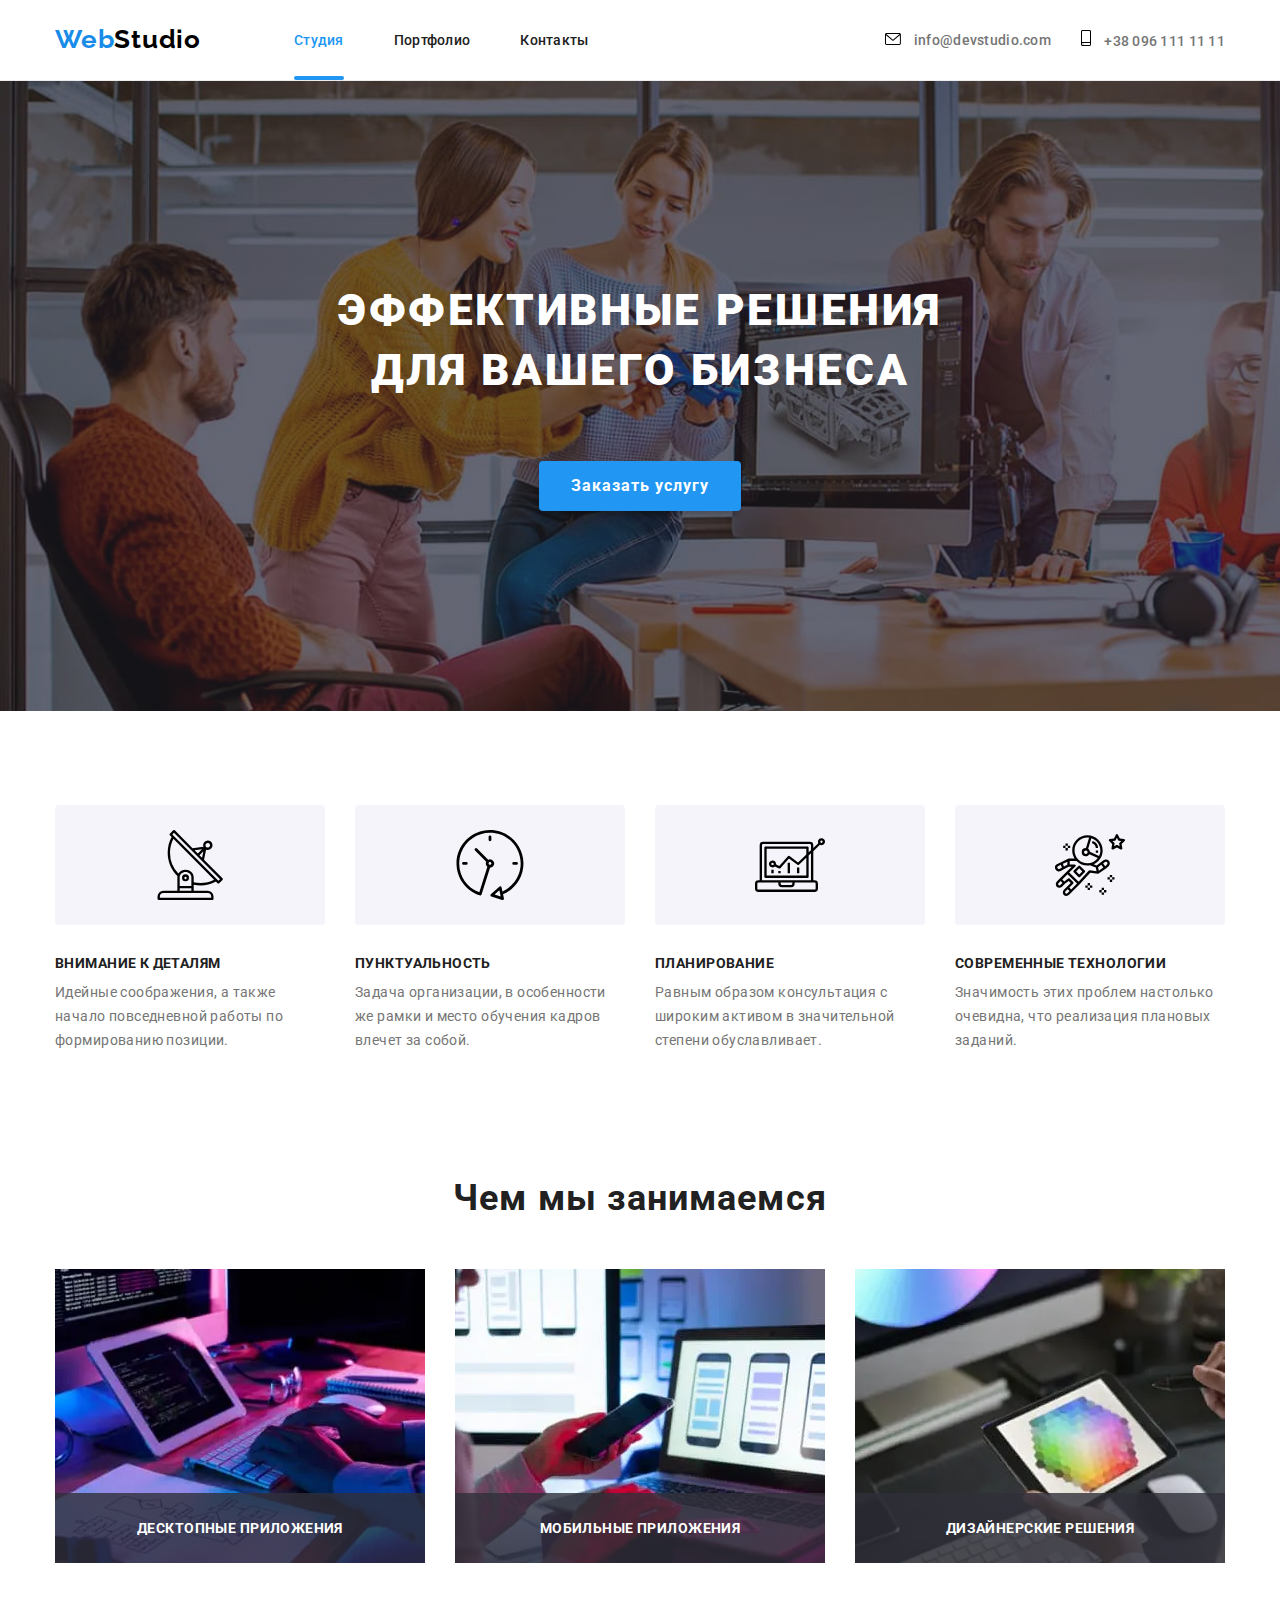
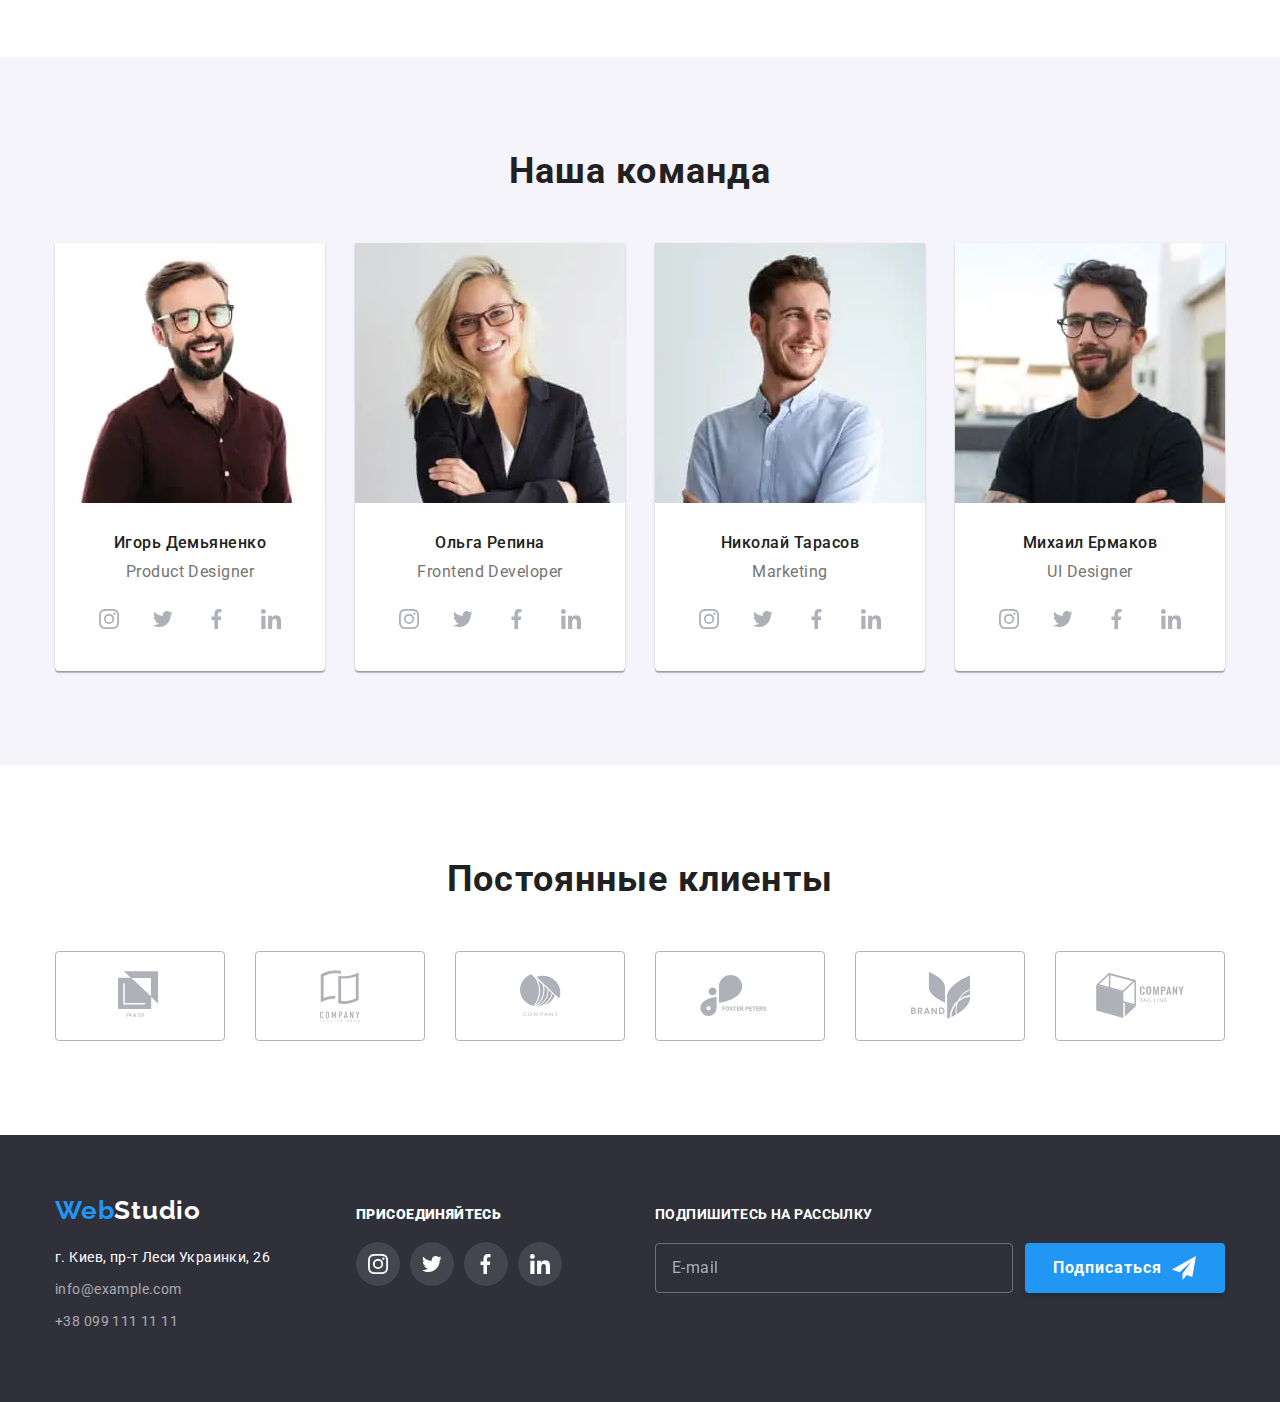
<file: index.html>
<!DOCTYPE html>
<html lang="ru">
  <head>
    <meta charset="UTF-8" />
    <meta name="viewport" content="width=device-width, initial-scale=1.0" />
    <title>СТУДИЯ</title>
    <link rel="preconnect" href="https://fonts.gstatic.com" />
    <link
      href="https://fonts.googleapis.com/css2?family=Raleway:wght@700&family=Roboto:wght@400;500;700;900&display=swap"
      rel="stylesheet"
    />
    <link
      rel="stylesheet"
      href="https://cdnjs.cloudflare.com/ajax/libs/modern-normalize/1.0.0/modern-normalize.min.css"
    />
    <link rel="stylesheet" href="./css/main.min.css" />
  </head>
  <body>
    <header class="page-header dividing-line">
      <div class="container">
        <nav class="site-nav">
          <a class="nav-logo link" href="index.html">
            Web<span class="nav-logo-style">Studio</span></a
          >
          <ul class="nav-list">
            <li class="nav-list-item">
              <a
                class="nav-links current studio-underline link"
                href="./index.html"
                >Студия</a
              >
            </li>
            <li class="nav-list-item">
              <a class="nav-links link" href="./portfolio.html"> Портфолио </a>
            </li>
            <li class="nav-list-item">
              <a class="nav-links link" href="#"> Контакты</a>
            </li>
          </ul>
        </nav>

        <button type="button" class="burger-button" data-menu-button>
          <svg class="burger-icon">
            <use href="./icons/sprite-svg.svg#icon-burger"></use>
          </svg>
        </button>

        <ul class="contacts-nav">
          <li class="contacts-nav-item">
            <a class="contacts-nav-info link" href="mailto:info@devstudio.com">
              <svg class="contacts-nav-icon-mail">
                <use href="./icons/sprite-svg.svg#icon-mail"></use>
              </svg>
              info@devstudio.com</a
            >
          </li>
          <li class="contacts-nav-item">
            <a class="contacts-nav-info link" href="tel:+380961111111">
              <svg class="contacts-nav-icon-tel">
                <use href="./icons/sprite-svg.svg#icon-smartphone"></use>
              </svg>
              +38 096 111 11 11</a
            >
          </li>
        </ul>
      </div>

      <div class="mobile-menu" data-menu>
        <button type="button" class="mobile-close-button" data-menu-close>
          <svg class="close-icon">
            <use href="./icons/sprite-svg.svg#icon-close"></use>
          </svg>
        </button>
        <ul class="mobile-menu-nav">
          <li class="mobile-menu-nav-item">
            <a href="./index.html" class="mobile-menu-nav-link link current"
              >Студия</a
            >
          </li>
          <li class="mobile-menu-nav-item">
            <a href="./portfolio.html" class="mobile-menu-nav-link link"
              >Портфолио</a
            >
          </li>
          <li class="mobile-menu-nav-item">
            <a href="#" class="mobile-menu-nav-link link">Контакты</a>
          </li>
        </ul>

        <div class="mobile-menu-contacts-container">
          <ul class="mobile-contacts-nav">
            <li class="mobile-contacts-nav-item">
              <a href="#" class="mobile-contacts-nav-link link"
                >+38 096 111 11 11</a
              >
            </li>
            <li class="mobile-contacts-nav-item">
              <a href="#" class="mobile-contacts-nav-link link"
                >info@devstudio.com</a
              >
            </li>
          </ul>

          <ul class="mobile-social-list">
            <li class="mobile-social-list-item">
              <a href="#" class="mobile-social-list-link link">Instagram</a>
            </li>
            <li class="mobile-social-list-item">
              <a href="#" class="mobile-social-list-link link">Twitter</a>
            </li>
            <li class="mobile-social-list-item">
              <a href="#" class="mobile-social-list-link link">Facebook</a>
            </li>
            <li class="mobile-social-list-item">
              <a href="#" class="mobile-social-list-link link">LinkedIn</a>
            </li>
          </ul>
        </div>
      </div>
    </header>
    <main>
      <section class="hero">
        <h1 class="hero-title">Эффективные решения для вашего бизнеса</h1>
        <button type="button" class="hero-button" data-modal-open>
          Заказать услугу
        </button>
      </section>

      <section class="main-part">
        <div class="container">
          <ul class="opportunities-list">
            <li class="opportunities-list-item">
              <div class="opportunities-list-icon-container">
                <svg class="opportunities-icon">
                  <use href="./icons/sprite-svg.svg#icon-group"></use>
                </svg>
              </div>
              <h3 class="opportunities-title">Внимание к деталям</h3>
              <p class="opportunities-description">
                Идейные соображения, а также начало повседневной работы по
                формированию позиции.
              </p>
            </li>
            <li class="opportunities-list-item">
              <div class="opportunities-list-icon-container">
                <svg class="opportunities-icon">
                  <use href="./icons/sprite-svg.svg#icon-clock"></use>
                </svg>
              </div>
              <h3 class="opportunities-title">Пунктуальность</h3>
              <p class="opportunities-description">
                Задача организации, в особенности же рамки и место обучения
                кадров влечет за собой.
              </p>
            </li>
            <li class="opportunities-list-item">
              <div class="opportunities-list-icon-container">
                <svg class="opportunities-icon">
                  <use href="./icons/sprite-svg.svg#icon-diagram"></use>
                </svg>
              </div>

              <h3 class="opportunities-title">Планирование</h3>
              <p class="opportunities-description">
                Равным образом консультация с широким активом в значительной
                степени обуславливает.
              </p>
            </li>
            <li class="opportunities-list-item">
              <div class="opportunities-list-icon-container">
                <svg class="opportunities-icon">
                  <use href="./icons/sprite-svg.svg#icon-astronaut"></use>
                </svg>
              </div>
              <h3 class="opportunities-title">Современные технологии</h3>
              <p class="opportunities-description">
                Значимость этих проблем настолько очевидна, что реализация
                плановых заданий.
              </p>
            </li>
          </ul>
        </div>
      </section>
      <section class="doings">
        <h3 class="section-title">Чем мы занимаемся</h3>
        <div class="container">
          <ul class="doings-list">
            <li class="doings-images">
              <div class="img-wrapper">
                <picture class="doings-picture">
                  <source
                    srcset="
                      ./doings/img-1.webp.webp    1x,
                      ./doings/img-1@2x.webp.webp 2x
                    "
                    media="(min-width:1200px)" />
                  <source
                    srcset="./doings/img-1.jpg 1x, ./doings/img-1@2x.jpg 2x"
                    media="(min-width:1200px)" />

                  <img
                    src="./doings/img-1.jpg"
                    width="370"
                    height="294"
                    alt="работа за компьютером"
                /></picture>
                <p class="img-subtitles">Десктопные приложения</p>
              </div>
            </li>
            <li class="doings-images">
              <div class="img-wrapper">
                <picture class="doings-picture">
                  <source
                    srcset="
                      ./doings/img-2.webp.webp    1x,
                      ./doings/img-2@2x.webp.webp 2x
                    "
                    media="(min-width:1200px)" />
                  <source
                    srcset="./doings/img-2.jpg 1x, ./doings/img-2@2x.jpg 2x"
                    media="(min-width:1200px)" />
                  <img
                    src="./doings/img-2.jpg"
                    width="370"
                    height="294"
                    alt="выбор дизайна разного вида"
                /></picture>
                <p class="img-subtitles">Мобильные приложения</p>
              </div>
            </li>
            <li class="doings-images">
              <div class="img-wrapper">
                <picture class="doings-picture">
                  <source
                    srcset="
                      ./doings/img-3.webp.webp    1x,
                      ./doings/img-3@2x.webp.webp 2x
                    "
                    media="(min-width:1200px)" />
                  <source
                    srcset="./doings/img-3.jpg 1x, ./doings/img-3@2x.jpg 2x"
                    media="(min-width:1200px)" />
                  <img
                    src="./doings/img-3.jpg"
                    width="370"
                    height="294"
                    alt="диаграма цветов на планшете"
                /></picture>
                <p class="img-subtitles">Дизайнерские решения</p>
              </div>
            </li>
          </ul>
        </div>
      </section>
      <section class="team">
        <h3 class="team-title">Наша команда</h3>
        <div class="container">
          <ul class="team-list">
            <li class="team-list-item">
              <picture class="team-picture">
                <source
                  srcset="
                    ./team/team-desktop/img-1.webp.webp    1x,
                    ./team/team-desktop/img-1@2x.webp.webp 2x
                  "
                  media="(min-width:1200px)"
                  type="image/webp"
                />
                <source
                  srcset="
                    ./team/team-desktop/img-1.jpg    1x,
                    ./team/team-desktop/img-1@2x.jpg 2x
                  "
                  media="(min-width:1200px)"
                />

                <source
                  srcset="
                    ./team/team-tablet/img-1.webp.webp    1x,
                    ./team/team-tablet/img-1@2x.webp.webp 2x
                  "
                  media="(min-width:768px)"
                  type="image/webp"
                />
                <source
                  srcset="
                    ./team/team-tablet/img-1.jpg    1x,
                    ./team/team-tablet/img-1@2x.jpg 2x
                  "
                  media="(min-width:768px)"
                />
                <source
                  srcset="
                    ./team/team-mobile/img-1.webp.webp    1x,
                    ./team/team-mobile/img-1@2x.webp.webp 2x
                  "
                  media="(min-width:480px)"
                  type="image/webp"
                />
                <source
                  srcset="
                    ./team/team-mobile/img-1.jpg    1x,
                    ./team/team-mobile/img-1@2x.jpg 2x
                  "
                  media="(min-width:480px)"
                />

                <img
                  class="team-pic"
                  src="./team/team-mobile/img-1.jpg"
                  alt="Игорь Демьяненко"
                />
              </picture>
              <div class="team-members">
                <h4 class="members-name">Игорь Демьяненко</h4>
                <p class="members-position">Product Designer</p>
                <ul class="social-list">
                  <li class="social-list-item">
                    <a href="" class="social-list-link link">
                      <svg class="social-link-icon">
                        <use href="./icons/sprite-svg.svg#icon-instagram"></use>
                      </svg>
                    </a>
                  </li>
                  <li class="social-list-item">
                    <a href="" class="social-list-link link">
                      <svg class="social-link-icon">
                        <use href="./icons/sprite-svg.svg#icon-twitter"></use>
                      </svg>
                    </a>
                  </li>
                  <li class="social-list-item">
                    <a href="" class="social-list-link link">
                      <svg class="social-link-icon">
                        <use href="./icons/sprite-svg.svg#icon-facebook"></use>
                      </svg>
                    </a>
                  </li>
                  <li class="social-list-item">
                    <a href="" class="social-list-link link">
                      <svg class="social-link-icon">
                        <use href="./icons/sprite-svg.svg#icon-linkedin"></use>
                      </svg>
                    </a>
                  </li>
                </ul>
              </div>
            </li>

            <li class="team-list-item">
              <picture class="team-picture">
                <source
                  srcset="
                    ./team/team-desktop/img-2.webp.webp    1x,
                    ./team/team-desktop/img-2@2x.webp.webp 2x
                  "
                  media="(min-width:1200px)"
                  type="image/webp" />
                <source
                  srcset="
                    ./team/team-desktop/img-2.jpg    1x,
                    ./team/team-desktop/img-2@2x.jpg 2x
                  "
                  media="(min-width:1200px)" />
                <source
                  srcset="
                    ./team/team-tablet/img-2.webp.webp    1x,
                    ./team/team-tablet/img-2@2x.webp.webp 2x
                  "
                  media="(min-width:768px)"
                  type="image/webp" />
                <source
                  srcset="
                    ./team/team-tablet/img-2.jpg    1x,
                    ./team/team-mobile/img-2@2x.jpg 2x
                  "
                  media="(min-width:768px)" />
                <source
                  srcset="
                    ./team/team-mobile/img-2.webp.webp    1x,
                    ./team/team-mobile/img-2@2x.webp.webp 2x
                  "
                  media="(min-width:480px)"
                  type="image/webp" />

                <source
                  srcset="
                    ./team/team-mobile/img-2.jpg    1x,
                    ./team/team-mobile/img-2@2x.jpg 2x
                  "
                  media="(min-width:480px)" />
                <img src="./team/team-mobile/img-2.jpg" alt="Ольга Репина"
              /></picture>
              <div class="team-members">
                <h4 class="members-name">Ольга Репина</h4>
                <p class="members-position">Frontend Developer</p>
                <ul class="social-list">
                  <li class="social-list-item">
                    <a href="" class="social-list-link link">
                      <svg class="social-link-icon">
                        <use href="./icons/sprite-svg.svg#icon-instagram"></use>
                      </svg>
                    </a>
                  </li>
                  <li class="social-list-item">
                    <a href="" class="social-list-link link">
                      <svg class="social-link-icon">
                        <use href="./icons/sprite-svg.svg#icon-twitter"></use>
                      </svg>
                    </a>
                  </li>
                  <li class="social-list-item">
                    <a href="" class="social-list-link link">
                      <svg class="social-link-icon">
                        <use href="./icons/sprite-svg.svg#icon-facebook"></use>
                      </svg>
                    </a>
                  </li>
                  <li class="social-list-item">
                    <a href="" class="social-list-link link">
                      <svg class="social-link-icon">
                        <use href="./icons/sprite-svg.svg#icon-linkedin"></use>
                      </svg>
                    </a>
                  </li>
                </ul>
              </div>
            </li>
            <li class="team-list-item">
              <picture class="team-picture">
                <source
                  srcset="
                    ./team/team-desktop/img-3.webp.webp    1x,
                    ./team/team-desktop/img-3@2x.webp.webp 2x
                  "
                  media="(min-width:1200px)"
                  type="image/webp"
                />
                <source
                  srcset="
                    ./team/team-desktop/img-3.jpg    1x,
                    ./team/team-desktop/img-3@2x.jpg 2x
                  "
                  media="(min-width:1200px)"
                />
                <source
                  srcset="
                    ./team/team-tablet/img-3.webp.webp    1x,
                    ./team/team-tablet/img-3@2x.webp.webp 2x
                  "
                  media="(min-width:768px)"
                  type="image/webp"
                />
                <source
                  srcset="
                    ./team/team-tablet/img-3.jpg    1x,
                    ./team/team-mobile/img-3@2x.jpg 2x
                  "
                  media="(min-width:768px)"
                />
                <source
                  srcset="
                    ./team/team-mobile/img-3.webp.webp    1x,
                    ./team/team-mobile/img-3@2x.webp.webp 2x
                  "
                  media="(min-width:480px)"
                  type="image/webp"
                />

                <source
                  srcset="
                    ./team/team-mobile/img-3.jpg    1x,
                    ./team/team-mobile/img-3@2x.jpg 2x
                  "
                  media="(min-width:480px)"
                />
                <img src="./team/team-mobile/img-3.jpg" alt="Николай Тарасов" />
              </picture>

              <div class="team-members">
                <h4 class="members-name">Николай Тарасов</h4>
                <p class="members-position">Marketing</p>
                <ul class="social-list">
                  <li class="social-list-item">
                    <a href="" class="social-list-link link">
                      <svg class="social-link-icon">
                        <use href="./icons/sprite-svg.svg#icon-instagram"></use>
                      </svg>
                    </a>
                  </li>
                  <li class="social-list-item">
                    <a href="" class="social-list-link link">
                      <svg class="social-link-icon">
                        <use href="./icons/sprite-svg.svg#icon-twitter"></use>
                      </svg>
                    </a>
                  </li>
                  <li class="social-list-item">
                    <a href="" class="social-list-link link">
                      <svg class="social-link-icon">
                        <use href="./icons/sprite-svg.svg#icon-facebook"></use>
                      </svg>
                    </a>
                  </li>
                  <li class="social-list-item">
                    <a href="" class="social-list-link link">
                      <svg class="social-link-icon">
                        <use href="./icons/sprite-svg.svg#icon-linkedin"></use>
                      </svg>
                    </a>
                  </li>
                </ul>
              </div>
            </li>
            <li class="team-list-item">
              <picture class="team-picture">
                <source
                  srcset="
                    ./team/team-desktop/img-4.webp.webp    1x,
                    ./team/team-desktop/img-4@2x.webp.webp 2x
                  "
                  media="(min-width:1200px)"
                  type="image/webp" />
                <source
                  srcset="
                    ./team/team-desktop/img-4.jpg    1x,
                    ./team/team-desktop/img-4@2x.jpg 2x
                  "
                  media="(min-width:1200px)" />
                <source
                  srcset="
                    ./team/team-tablet/img-4.webp.webp    1x,
                    ./team/team-tablet/img-4@2x.webp.webp 2x
                  "
                  media="(min-width:768px)"
                  type="image/webp" />
                <source
                  srcset="
                    ./team/team-tablet/img-4.jpg    1x,
                    ./team/team-tablet/img-4@2x.jpg 2x
                  "
                  media="(min-width:768px)" />
                <source
                  srcset="
                    ./team/team-mobile/img-4.webp.webp    1x,
                    ./team/team-mobile/img-4@2x.webp.webp 2x
                  "
                  media="(min-width:480px)"
                  type="image/webp" />
                <source
                  srcset="
                    ./team/team-mobile/img-4.jpg    1x,
                    ./team/team-mobile/img-4@2x.jpg 2x
                  "
                  media="(min-width:480px)" />

                <img src="./team/team-mobile/img-4.jpg" alt="Михаил Ермаков"
              /></picture>
              <div class="team-members">
                <h4 class="members-name">Михаил Ермаков</h4>
                <p class="members-position">UI Designer</p>
                <ul class="social-list">
                  <li class="social-list-item">
                    <a href="" class="social-list-link link">
                      <svg class="social-link-icon">
                        <use href="./icons/sprite-svg.svg#icon-instagram"></use>
                      </svg>
                    </a>
                  </li>
                  <li class="social-list-item">
                    <a href="" class="social-list-link link">
                      <svg class="social-link-icon">
                        <use href="./icons/sprite-svg.svg#icon-twitter"></use>
                      </svg>
                    </a>
                  </li>
                  <li class="social-list-item">
                    <a href="" class="social-list-link link">
                      <svg class="social-link-icon">
                        <use href="./icons/sprite-svg.svg#icon-facebook"></use>
                      </svg>
                    </a>
                  </li>
                  <li class="social-list-item">
                    <a href="" class="social-list-link link">
                      <svg class="social-link-icon">
                        <use href="./icons/sprite-svg.svg#icon-linkedin"></use>
                      </svg>
                    </a>
                  </li>
                </ul>
              </div>
            </li>
          </ul>
        </div>
      </section>

      <section class="regular-clients">
        <div class="container">
          <h3 class="customers-title">Постоянные клиенты</h3>
          <ul class="customers-list">
            <li class="customers-item">
              <a href="" class="customers-link link">
                <svg class="customers-icon" width="44.27px" height="49.23px">
                  <use href="./icons/sprite-svg.svg#icon-logo-1"></use>
                </svg>
              </a>
            </li>
            <li class="customers-item">
              <a href="" class="customers-link link">
                <svg class="customers-icon" width="40px" height="52px">
                  <use href="./icons/sprite-svg.svg#icon-logo-2"></use>
                </svg>
              </a>
            </li>
            <li class="customers-item">
              <a href="" class="customers-link link">
                <svg class="customers-icon" width="41px" height="42.6px">
                  <use href="./icons/sprite-svg.svg#icon-logo-3"></use>
                </svg>
              </a>
            </li>
            <li class="customers-item">
              <a href="" class="customers-link link">
                <svg class="customers-icon" width="79.66px" height="42.02px">
                  <use href="./icons/sprite-svg.svg#icon-logo-4"></use>
                </svg>
              </a>
            </li>
            <li class="customers-item">
              <a href="" class="customers-link link">
                <svg class="customers-icon" width="59px" height="47px">
                  <use href="./icons/sprite-svg.svg#icon-logo-5"></use>
                </svg>
              </a>
            </li>
            <li class="customers-item">
              <a href="" class="customers-link link">
                <svg class="customers-icon" width="88.48px" height="45.44px">
                  <use href="./icons/sprite-svg.svg#icon-logo-6"></use>
                </svg>
              </a>
            </li>
          </ul>
        </div>
      </section>
    </main>
    <footer class="footer">
      <div class="container footer-social-container">
        <address class="main-contacts">
          <a href="index.html" class="footer-logo link">
            Web<span class="footer-logo-style">Studio</span></a
          >
          <ul class="footer-list">
            <li class="footer-list-item">
              <a
                class="address-on-map link"
                href="https://goo.gl/maps/1etui27LHii61bxHA"
                target="_blank"
                >г. Киев, пр-т Леси Украинки, 26</a
              >
            </li>
            <li class="footer-list-item">
              <a class="footer-contact-info link" href="mailto:info@example.com"
                >info@example.com</a
              >
            </li>
            <li class="footer-list-item">
              <a class="footer-contact-info link" href="tel:+380991111111">
                +38 099 111 11 11</a
              >
            </li>
          </ul>
        </address>

        <div class="footer-links-list">
          <p class="join-us">присоединяйтесь</p>
          <ul class="footer-social-list">
            <li class="footer-social-item">
              <a href="" class="footer-social-link link">
                <svg class="footer-social-icon">
                  <use href="./icons/sprite-svg.svg#icon-instagram"></use>
                </svg>
              </a>
            </li>
            <li class="footer-social-item">
              <a href="" class="footer-social-link link">
                <svg class="footer-social-icon">
                  <use href="./icons/sprite-svg.svg#icon-twitter"></use>
                </svg>
              </a>
            </li>
            <li class="footer-social-item">
              <a href="" class="footer-social-link link">
                <svg class="footer-social-icon">
                  <use href="./icons/sprite-svg.svg#icon-facebook"></use>
                </svg>
              </a>
            </li>
            <li class="footer-social-item">
              <a href="" class="footer-social-link link">
                <svg class="footer-social-icon">
                  <use href="./icons/sprite-svg.svg#icon-linkedin"></use>
                </svg>
              </a>
            </li>
          </ul>
        </div>
        <div class="footer-submit-wrapper">
          <p class="footer-action-call">Подпишитесь на рассылку</p>
          <form action="#" class="footer-submit-form">
            <input
              type="email"
              placeholder="E-mail"
              class="footer-submit-input"
              name="user-email"
              required=""
            /><button class="footer-submit-button" type="submit">
              Подписаться
              <svg width="24" height="24" class="submit-icon">
                <use href="./icons/sprite-svg.svg#icon-send"></use>
              </svg>
            </button>
          </form>
        </div>
      </div>
    </footer>

    <div class="backdrop is-hidden" data-modal>
      <div class="modal">
        <button type="button" class="modal-close-button" data-modal-close>
          <svg class="close-button-svg">
            <use href="./icons/sprite-svg.svg#icon-close-btn"></use>
          </svg>
        </button>
        <form action="#" class="main-form">
          <b class="modal-form-action-call"
            >Оставьте свои данные, мы вам перезвоним</b
          >
          <label class="modal-form-input-label">
            <span class="modal-input-hint">Имя</span>

            <span class="modal-form-input-wrapper">
              <input
                type="text"
                required
                name="user-name"
                class="modal-form-input"
              />

              <svg width="12" height="12" class="modal-form-icon">
                <use href="./icons/sprite-svg.svg#icon-identity"></use>
              </svg>
            </span>
          </label>

          <label class="modal-form-input-label"
            ><span class="modal-input-hint">Телефон</span>
            <span class="modal-form-input-wrapper">
              <input
                type="tel"
                required
                name="phone-number"
                class="modal-form-input"
              />
              <svg width="13" height="13" class="modal-form-icon">
                <use href="./icons/sprite-svg.svg#icon-phone"></use>
              </svg>
            </span>
          </label>

          <label class="modal-form-input-label"
            ><span class="modal-input-hint">Почта</span>
            <span class="modal-form-input-wrapper">
              <input
                type="email"
                required
                name="user-email"
                class="modal-form-input" />
              <svg width="15" height="12" class="modal-form-icon">
                <use href="./icons/sprite-svg.svg#icon-envelope"></use></svg
            ></span>
          </label>

          <label class="modal-form-modal-label">
            <span class="modal-input-hint">Комментарий</span>
            <textarea
              name="user-message"
              class="comment-field"
              placeholder="Введите текст"
            ></textarea>
          </label>
          <input
            type="checkbox"
            name="agreement-terms"
            id="agreement-terms"
            class="agreement-terms-checkbox visually-hidden"
          />
          <label for="agreement-terms" class="modal-form-agreements"
            >Соглашаюсь с рассылкой и принимаю&nbsp;<a
              href="#"
              class="agreement-terms-link"
              >Условия договора</a
            >
          </label>
          <button type="submit" class="modal-form-submit-btn">Отправить</button>
        </form>
      </div>
    </div>

    <script src="./js/modal.js"></script>
    <script src="./js/mobile-menu.js"></script>
  </body>
</html>
</file>
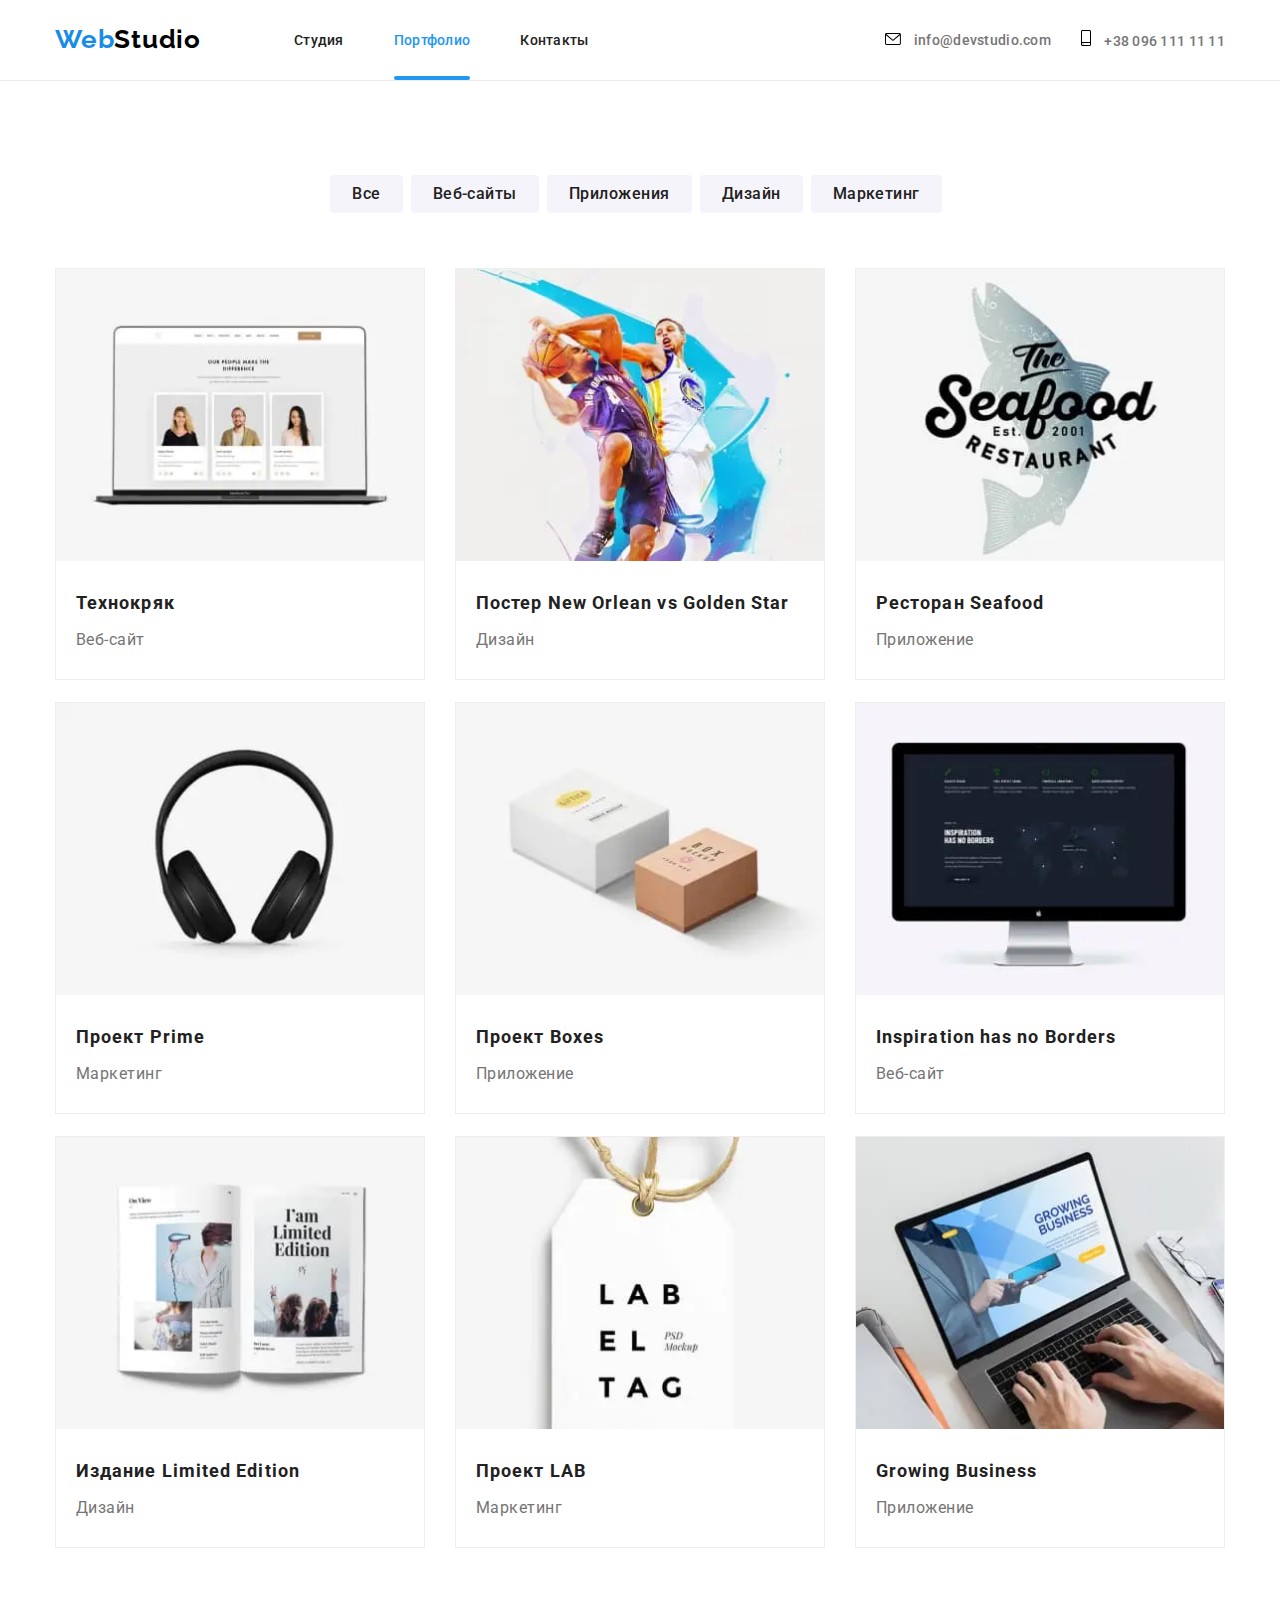
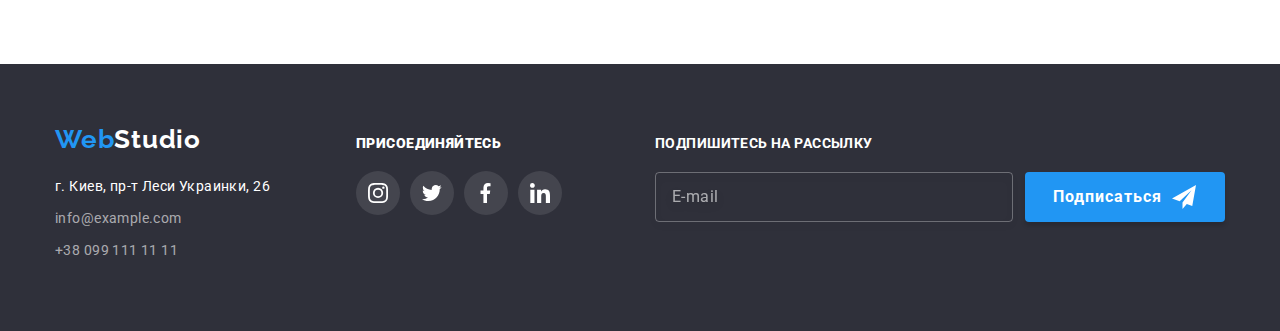
<file: portfolio.html>
<!DOCTYPE html>
<html lang="en">
  <head>
    <meta charset="UTF-8" />
    <meta name="viewport" content="width=device-width, initial-scale=1.0" />
    <title>Портфолио</title>
    <link rel="preconnect" href="https://fonts.gstatic.com" />
    <link
      href="https://fonts.googleapis.com/css2?family=Raleway:wght@700&family=Roboto:wght@400;500;700;900&display=swap"
      rel="stylesheet"
    />
    <link
      rel="stylesheet"
      href="https://cdnjs.cloudflare.com/ajax/libs/modern-normalize/1.0.0/modern-normalize.min.css"
    />
    <link rel="stylesheet" href="./css/portfolio.min.css" />
  </head>
  <body>
    <header class="page-header dividing-line">
      <div class="container">
        <nav class="site-nav">
          <a class="nav-logo link" href="index.html">
            Web<span class="nav-logo-style">Studio</span></a
          >
          <ul class="nav-list">
            <li class="nav-list-item">
              <a class="nav-links link" href="./index.html">Студия</a>
            </li>
            <li class="nav-list-item">
              <a
                class="nav-links current portfolio-underline link"
                href="./portfolio.html"
              >
                Портфолио
              </a>
            </li>
            <li class="nav-list-item">
              <a class="nav-links link" href="#"> Контакты</a>
            </li>
          </ul>
        </nav>
        <button type="button" class="burger-button" data-menu-button>
          <svg class="burger-icon">
            <use href="./icons/sprite-svg.svg#icon-burger"></use>
          </svg>
        </button>
        <ul class="contacts-nav">
          <li class="contacts-nav-item">
            <a class="contacts-nav-info link" href="mailto:info@devstudio.com">
              <svg class="contacts-nav-icon-mail">
                <use href="./icons/sprite-svg.svg#icon-mail"></use>
              </svg>
              info@devstudio.com</a
            >
          </li>
          <li class="contacts-nav-item">
            <a class="contacts-nav-info link" href="tel:+380961111111">
              <svg class="contacts-nav-icon-tel">
                <use href="./icons/sprite-svg.svg#icon-smartphone"></use>
              </svg>
              +38 096 111 11 11</a
            >
          </li>
        </ul>
      </div>

      <div class="mobile-menu" data-menu>
        <button type="button" class="mobile-close-button" data-menu-close>
          <svg class="close-icon">
            <use href="./icons/sprite-svg.svg#icon-close"></use>
          </svg>
        </button>
        <ul class="mobile-menu-nav">
          <li class="mobile-menu-nav-item">
            <a href="./index.html" class="mobile-menu-nav-link link">Студия</a>
          </li>
          <li class="mobile-menu-nav-item">
            <a href="./portfolio.html" class="mobile-menu-nav-link link current"
              >Портфолио</a
            >
          </li>
          <li class="mobile-menu-nav-item">
            <a href="#" class="mobile-menu-nav-link link">Контакты</a>
          </li>
        </ul>

        <div class="mobile-menu-contacts-container">
          <ul class="mobile-contacts-nav">
            <li class="mobile-contacts-nav-item">
              <a href="#" class="mobile-contacts-nav-link link"
                >+38 096 111 11 11</a
              >
            </li>
            <li class="mobile-contacts-nav-item">
              <a href="#" class="mobile-contacts-nav-link link"
                >info@devstudio.com</a
              >
            </li>
          </ul>

          <ul class="mobile-social-list">
            <li class="mobile-social-list-item">
              <a href="#" class="mobile-social-list-link link">Instagram</a>
            </li>
            <li class="mobile-social-list-item">
              <a href="#" class="mobile-social-list-link link">Twitter</a>
            </li>
            <li class="mobile-social-list-item">
              <a href="#" class="mobile-social-list-link link">Facebook</a>
            </li>
            <li class="mobile-social-list-item">
              <a href="#" class="mobile-social-list-link link">LinkedIn</a>
            </li>
          </ul>
        </div>
      </div>
    </header>
    <main>
      <h1 class="visually-hidden">filters</h1>
      <section class="filter-menu">
        <div class="container">
          <ul class="filter-button-list">
            <li><button type="button" class="filter-button">Все</button></li>
            <li>
              <button type="button" class="filter-button">Веб-сайты</button>
            </li>
            <li>
              <button type="button" class="filter-button">Приложения</button>
            </li>
            <li><button type="button" class="filter-button">Дизайн</button></li>
            <li>
              <button type="button" class="filter-button">Маркетинг</button>
            </li>
          </ul>
        </div>
        <h2 class="visually-hidden">projects</h2>

        <div class="container">
          <ul class="projects-list">
            <li class="projects-list-item">
              <a class="projects-list-link link" href="#">
                <div class="img-container">
                  <picture class="projects-picture">
                    <source
                      srcset="
                        ./portfolio.html.img/portfolio-desktop/techno-crack.webp.webp    1x,
                        ./portfolio.html.img/portfolio-desktop/techno-crack@2x.webp.webp 2x
                      "
                      media="(min-width:1200px)"
                      type="image/webp" />
                    <source
                      srcset="
                        ./portfolio.html.img/portfolio-desktop/techno-crack.jpg    1x,
                        ./portfolio.html.img/portfolio-desktop/techno-crack@2x.jpg 2x
                      "
                      media="(min-width:1200px)" />

                    <source
                      srcset="
                        ./portfolio.html.img/portfolio-tablet/techno-crack.webp.webp    1x,
                        ./portfolio.html.img/portfolio-tablet/techno-crack@2x.webp.webp 2x
                      "
                      media="(min-width:768px)"
                      type="image/webp" />
                    <source
                      srcset="
                        ./portfolio.html.img/portfolio-tablet/techno-crack.jpg    1x,
                        ./portfolio.html.img/portfolio-tablet/techno-crack@2x.jpg 2x
                      "
                      media="(min-width:768px)" />

                    <source
                      srcset="
                        ./portfolio.html.img/portfolio-mobile/techno-crack.webp.webp    1x,
                        ./portfolio.html.img/portfolio-mobile/techno-crack@2x.webp.webp 2x
                      "
                      media="(min-width:480px)"
                      type="image/webp" />
                    <source
                      srcset="
                        ./portfolio.html.img/portfolio-mobile/techno-crack.jpg    1x,
                        ./portfolio.html.img/portfolio-mobile/techno-crack@2x.jpg 2x
                      "
                      media="(min-width:480px)" />
                    <img
                      src="./portfolio.html.img/portfolio-mobile/techno-crack.jpg"
                      alt="list of three persons on the laptop"
                  /></picture>
                  <p class="overlay">
                    Технокряк это современная площадка распространения
                    коронавируса. Компании используют эту платформу для
                    цифрового шпионажа и атак на защищённые сервера конкурентов.
                  </p>
                </div>
                <div class="img-description img-description-tablet">
                  <h3 class="description-title">Технокряк</h3>
                  <p class="description-paragraph">Веб-сайт</p>
                </div>
              </a>
            </li>
            <li class="projects-list-item">
              <a class="projects-list-link link" href="#">
                <div class="img-container">
                  <picture class="projects-picture">
                    <source
                      srcset="
                        ./portfolio.html.img/portfolio-desktop/poster.webp.webp    1x,
                        ./portfolio.html.img/portfolio-desktop/poster@2x.webp.webp 2x
                      "
                      media="(min-width:1200px)"
                      type="image/webp" />
                    <source
                      srcset="
                        ./portfolio.html.img/portfolio-desktop.poster.jpg    1x,
                        ./portfolio.html.img/portfolio-desktop/poster@2x.jpg 2x
                      "
                      media="(min-width:1200px)" />
                    <source
                      srcset="
                        ./portfolio.html.img/portfolio-tablet/poster.webp.webp    1x,
                        ./portfolio.html.img/portfolio-tablet/poster@2x.webp.webp 2x
                      "
                      media="(min-width:768px)"
                      type="image/webp" />
                    <source
                      srcset="
                        ./portfolio.html.img/portfolio-tablet/poster.jpg    1x,
                        ./portfolio.html.img/portfolio-tablet/poster@2x.jpg 2x
                      "
                      media="(min-width:768px)" />
                    <source
                      srcset="
                        ./portfolio.html.img/portfolio-mobile/poster.webp.webp    1x,
                        ./portfolio.html.img/portfolio-mobile/poster@2x.webp.webp 2x
                      "
                      media="(min-width:480px)"
                      type="image/webp" />
                    <source
                      srcset="
                        ./portfolio.html.img/portfolio-mobile/poster.jpg    1x,
                        ./portfolio.html.img/portfolio-mobile/poster@2x.jpg 2x
                      "
                      media="(min-width:480px)" />
                    <img
                      src="./portfolio.html.img/portfolio-mobile/poster.jpg"
                      alt="New Orlean vs Golden Star Poster"
                  /></picture>
                  <p class="overlay">
                    Не волнуйтесь, если что-то не работает. Если бы всё
                    работало, вас бы уволили.
                  </p>
                </div>
                <div class="img-description">
                  <h3 class="description-title">
                    Постер New Orlean vs Golden Star
                  </h3>
                  <p class="description-paragraph">Дизайн</p>
                </div>
              </a>
            </li>
            <li class="projects-list-item">
              <a class="projects-list-link link" href="#">
                <div class="img-container">
                  <picture class="projects-picture">
                    <source
                      srcset="
                        ./portfolio.html.img/portfolio-desktop/seafood.webp.webp    1x,
                        ./portfolio.html.img/portfolio-desktop/seafood@2x.webp.webp 2x
                      "
                      media="(min-width:1200px)"
                      type="image/webp" />
                    <source
                      srcset="
                        ./portfolio.html.img/portfolio-desktop/seafood.jpg    1x,
                        ./portfolio.html.img/portfolio-desktop/seafood@2x.jpg 2x
                      "
                      media="(min-width:1200px)" />

                    <source
                      srcset="
                        ./portfolio.html.img/portfolio-tablet/seafood.webp.webp    1x,
                        ./portfolio.html.img/portfolio-tablet/seafood@2x.webp.webp 2x
                      "
                      media="(min-width:768px)"
                      type="image/webp" />

                    <source
                      srcset="
                        ./portfolio.html.img/portfolio-tablet/seafood.jpg    1x,
                        ./portfolio.html.img/portfolio-tablet/seafood@2x.jpg 2x
                      "
                      media="(min-width:768px)" />

                    <source
                      srcset="
                        ./portfolio.html.img/portfolio-mobile/seafood.webp.webp    1x,
                        ./portfolio.html.img/portfolio-mobile/seafood@2x.webp.webp 2x
                      "
                      media="(min-width:480px)"
                      type="image/webp" />

                    <source
                      srcset="
                        ./portfolio.html.img/portfolio-mobile/seafood.jpg    1x,
                        ./portfolio.html.img/portfolio-mobile/seafood@2x.jpg 2x
                      "
                      media="(min-width:480px)" />

                    <img
                      src="./portfolio.html.img/portfolio-mobile/seafood.jpg"
                      alt="the seafood restaurant logo"
                  /></picture>

                  <p class="overlay">
                    Я думаю, что Microsoft назвал технологию .Net для того,
                    чтобы она не показывалась в списках директорий Unix.
                  </p>
                </div>
                <div class="img-description">
                  <h3 class="description-title">Ресторан Seafood</h3>
                  <p class="description-paragraph">Приложение</p>
                </div>
              </a>
            </li>
            <li class="projects-list-item">
              <a class="projects-list-link link" href="#">
                <div class="img-container">
                  <picture class="projects-picture">
                    <source
                      srcset="
                        ./portfolio.html.img/portfolio-desktop/headphones.webp.webp    1x,
                        ./portfolio.html.img/portfolio-desktop/headphones@2x.webp.webp 2x
                      "
                      media="(min-width:1200px)"
                      type="image/webp" />

                    <source
                      srcset="
                        ./portfolio.html.img/portfolio-desktop/headphones.jpg    1x,
                        ./portfolio.html.img/portfolio-desktop/headphones@2x.jpg 2x
                      "
                      media="(min-width:1200px)" />

                    <source
                      srcset="
                        ./portfolio.html.img/portfolio-tablet/headphones.webp.webp    1x,
                        ./portfolio.html.img/portfolio-tablet/headphones@2x.webp.webp 2x
                      "
                      media="(min-width:768px)"
                      type="image/webp" />

                    <source
                      srcset="
                        ./portfolio.html.img/portfolio-tablet/headphones.jpg    1x,
                        ./portfolio.html.img/portfolio-tablet/headphones@2x.jpg 2x
                      "
                      media="(min-width:768px)" />

                    <source
                      srcset="
                        ./portfolio.html.img/portfolio-mobile/headphones.webp.webp    1x,
                        ./portfolio.html.img/portfolio-mobile/headphones@2x.webp.webp 2x
                      "
                      media="(min-width:480px)"
                      type="image/webp" />

                    <source
                      srcset="
                        ./portfolio.html.img/portfolio-mobile/headphones.jpg    1x,
                        ./portfolio.html.img/portfolio-mobile/headphones@2x.jpg 2x
                      "
                      media="(min-width:480px)" />
                    <img
                      src="./portfolio.html.img/portfolio-mobile/headphones.jpg"
                      alt="headphones "
                  /></picture>
                  <p class="overlay">
                    Объектно-ориентированная версия «спагетти кода» — это,
                    конечно, «лазанья код» (очень много слоев).
                  </p>
                </div>
                <div class="img-description">
                  <h3 class="description-title">Проект Prime</h3>
                  <p class="description-paragraph">Маркетинг</p>
                </div>
              </a>
            </li>
            <li class="projects-list-item">
              <a class="projects-list-link link" href="#">
                <div class="img-container">
                  <picture class="projects-picture">
                    <source
                      srcset="
                        ./portfolio.html.img/portfolio-desktop/boxes.webp.webp    1x,
                        ./portfolio.html.img/portfolio-desktop/boxes@2x.webp.webp 2x
                      "
                      media="(min-width:1200px)"
                      type="image/webp" />

                    <source
                      srcset="
                        ./portfolio.html.img/portfolio-desktop/boxes.jpg    1x,
                        ./portfolio.html.img/portfolio-desktop/boxes@2x.jpg 2x
                      "
                      media="(min-width:1200px)" />
                    <source
                      srcset="
                        ./portfolio.html.img/portfolio-tablet/boxes.webp.webp    1x,
                        ./portfolio.html.img/portfolio-tablet/boxes@2x.webp.webp 2x
                      "
                      media="(min-width:768px)"
                      type="image/webp" />
                    <source
                      srcset="
                        ./portfolio.html.img/portfolio-tablet/boxes.jpg    1x,
                        ./portfolio.html.img/portfolio-tablet/boxes@2x.jpg 2x
                      "
                      media="(min-width:768px)" />

                    <source
                      srcset="
                        ./portfolio.html.img/portfolio-mobile/boxes.webp.webp    1x,
                        ./portfolio.html.img/portfolio-mobile/boxes@2x.webp.webp 2x
                      "
                      media="(min-width:480px)"
                      type="image/webp" />
                    <source
                      srcset="
                        ./portfolio.html.img/portfolio-mobile/boxes.jpg    1x,
                        ./portfolio.html.img/portfolio-mobile/boxes@2x.jpg 2x
                      "
                      media="(min-width:480px)" />

                    <img
                      src="./portfolio.html.img/portfolio-mobile/boxes.jpg"
                      alt="brown and white boxes"
                  /></picture>
                  <p class="overlay">
                    Болтовня ничего не стоит. Покажите мне код.
                  </p>
                </div>
                <div class="img-description">
                  <h3 class="description-title">Проект Boxes</h3>
                  <p class="description-paragraph">Приложение</p>
                </div>
              </a>
            </li>
            <li class="projects-list-item">
              <a class="projects-list-link link" href="#">
                <div class="img-container">
                  <picture class="projects-picture">
                    <source
                      srcset="
                        ./portfolio.html.img/portfolio-desktop/monitor.webp.webp    1x,
                        ./portfolio.html.img/portfolio-desktop/monitor@2x.webp.webp 2x
                      "
                      media="(min-width:1200px)"
                      type="image/webp" />

                    <source
                      srcset="
                        ./portfolio.html.img/portfolio-desktop/monitor.jpg    1x,
                        ./portfolio.html.img/portfolio-desktop/monitor@2x.jpg 2x
                      "
                      media="(min-width:1200px)" />

                    <source
                      srcset="
                        ./portfolio.html.img/portfolio-tablet/monitor.webp.webp    1x,
                        ./portfolio.html.img/portfolio-tablet/monitor@2x.webp.webp 2x
                      "
                      media="(min-width:768px)"
                      type="image/webp" />
                    <source
                      srcset="
                        ./portfolio.html.img/portfolio-tablet/monitor.jpg    1x,
                        ./portfolio.html.img/portfolio-tablet/monitor@2x.jpg 2x
                      "
                      media="(min-width:768px)" />
                    <source
                      srcset="
                        ./portfolio.html.img/portfolio-mobile/monitor.webp.webp    1x,
                        ./portfolio.html.img/portfolio-mobile/monitor@2x.webp.webp 2x
                      "
                      media="(min-width:480px)"
                      type="image/webp" />
                    <source
                      srcset="
                        ./portfolio.html.img/portfolio-mobile/monitor.jpg    1x,
                        ./portfolio.html.img/portfolio-mobile/monitor@2x.jpg 2x
                      "
                      media="(min-width:480px)" />
                    <img
                      src="./portfolio.html.img/portfolio-mobile/monitor.jpg"
                      alt="monitor with information on it "
                  /></picture>
                  <p class="overlay">
                    В теории, теория и практика неразделимы. На практике это не
                    так.
                  </p>
                </div>
                <div class="img-description">
                  <h3 class="description-title">Inspiration has no Borders</h3>
                  <p class="description-paragraph">Веб-сайт</p>
                </div>
              </a>
            </li>
            <li class="projects-list-item">
              <a class="projects-list-link link" href="#">
                <div class="img-container">
                  <picture class="projects-picture">
                    <source
                      srcset="
                        ./portfolio.html.img/portfolio-desktop/limited-edition.webp.webp    1x,
                        ./portfolio.html.img/portfolio-desktop/limited-edition@2x.webp.webp 2x
                      "
                      media="(min-width:1200px)"
                      type="image/webp" />

                    <source
                      srcset="
                        ./portfolio.html.img/portfolio-desktop/limited-edition.jpg    1x,
                        ./portfolio.html.img/portfolio-desktop/limited-edition@2x.jpg 2x
                      "
                      media="(min-width:1200px)" />
                    <source
                      srcset="
                        ./portfolio.html.img/portfolio-tablet/limited-edition.webp.webp    1x,
                        ./portfolio.html.img/portfolio-tablet/limited-edition@2x.webp.webp 2x
                      "
                      media="(min-width:768px)"
                      type="image/webp" />
                    <source
                      srcset="
                        ./portfolio.html.img/portfolio-tablet/limited-edition.jpg    1x,
                        ./portfolio.html.img/portfolio-tablet/limited-edition@2x.jpg 2x
                      "
                      media="(min-width:768px)" />

                    <source
                      srcset="
                        ./portfolio.html.img/portfolio-mobile/limited-edition.webp.webp    1x,
                        ./portfolio.html.img/portfolio-mobile/limited-edition@2x.webp.webp 2x
                      "
                      media="(min-width:480px)"
                      type="image/webp" />
                    <source
                      srcset="
                        ./portfolio.html.img/portfolio-mobile/limited-edition.jpg    1x,
                        ./portfolio.html.img/portfolio-mobile/limited-edition@2x.jpg 2x
                      "
                      media="(min-width:480px)" />
                    <img
                      src="./portfolio.html.img/portfolio-mobile/limited-edition.jpg"
                      alt="a book "
                  /></picture>
                  <p class="overlay">
                    Отладка кода вдвое сложнее, чем его написание. Так что если
                    вы пишете код настолько умно, насколько можете, то вы по
                    определению недостаточно сообразительны, чтобы его
                    отлаживать.
                  </p>
                </div>
                <div class="img-description">
                  <h3 class="description-title">Издание Limited Edition</h3>
                  <p class="description-paragraph">Дизайн</p>
                </div>
              </a>
            </li>
            <li class="projects-list-item">
              <a class="projects-list-link link" href="#">
                <div class="img-container">
                  <picture class="projects-picture">
                    <source
                      srcset="
                        ./portfolio.html.img/portfolio-desktop/lab.webp.webp    1x,
                        ./portfolio.html.img/portfolio-desktop/lab@2x.webp.webp 2x
                      "
                      media="(min-width:1200px)"
                      type="image/webp" />
                    <source
                      srcset="
                        ./portfolio.html.img/portfolio-desktop/lab.jpg    1x,
                        ./portfolio.html.img/portfolio-desktop/lab@2x.jpg 2x
                      "
                      media="(min-width:1200px)" />
                    <source
                      srcset="
                        ./portfolio.html.img/portfolio-tablet/lab.webp.webp    1x,
                        ./portfolio.html.img/portfolio-tablet/lab@2x.webp.webp 2x
                      "
                      media="(min-width:768px)"
                      type="image/webp" />
                    <source
                      srcset="
                        ./portfolio.html.img/portfolio-tablet/lab.jpg    1x,
                        ./portfolio.html.img/portfolio-tablet/lab@2x.jpg 2x
                      "
                      media="(min-width:768px)" />

                    <source
                      srcset="
                        ./portfolio.html.img/portfolio-mobile/lab.webp.webp    1x,
                        ./portfolio.html.img/portfolio-mobile/lab@2x.webp.webp 2x
                      "
                      media="(min-width:480px)
                       "
                      type="imae/webp" />
                    <source
                      srcset="
                        ./portfolio.html.img/portfolio-mobile/lab.jpg    1x,
                        ./portfolio.html.img/portfolio-mobile/lab@2x.jpg 2x
                      "
                      media="(min-width:480px)" />
                    <img
                      src="./portfolio.html.img/portfolio-mobile/lab.jpg"
                      alt="labeltag"
                  /></picture>
                  <p class="overlay">
                    Большинство хороших программистов делают свою работу не
                    потому, что ожидают оплаты или признания, а потому что
                    получают удовольствие от программирования.
                  </p>
                </div>
                <div class="img-description">
                  <h3 class="description-title">Проект LAB</h3>
                  <p class="description-paragraph">Маркетинг</p>
                </div>
              </a>
            </li>
            <li class="projects-list-item">
              <a class="projects-list-link link" href="#">
                <div class="img-container">
                  <picture class="projects-picture">
                    <source
                      srcset="
                        ./portfolio.html.img/portfolio-desktop/growing-business.webp.webp    1x,
                        ./portfolio.html.img/portfolio-desktop/growing-business@2x.webp.webp 2x
                      "
                      media="(min-width:1200px)"
                      type="image/webp" />
                    <source
                      srcset="
                        ./portfolio.html.img/portfolio-desktop/growing-business.jpg    1x,
                        ./portfolio.html.img/portfolio-desktop/growing-business@2x.jpg 2x
                      "
                      media="(min-width:1200px)" />
                    <source
                      srcset="
                        ./portfolio.html.img/portfolio-tablet/growing-business.webp.webp    1x,
                        ./portfolio.html.img/portfolio-tablet/growing-business@2x.webp.webp 2x
                      "
                      media="(min-width:768px)"
                      type="image/webp" />
                    <source
                      srcset="
                        ./portfolio.html.img/portfolio-tablet/growing-business.jpg    1x,
                        ./portfolio.html.img/portfolio-tablet/growing-business@2x.jpg 2x
                      "
                      media="(min-width:768px)" />
                    <source
                      srcset="
                        ./portfolio.html.img/portfolio-mobile/growing-business.webp.webp    1x,
                        ./portfolio.html.img/portfolio-mobile/growing-business@2x.webp.webp 2x
                      "
                      media="(min-width:480px)"
                      type="image/webp" />
                    <source
                      srcset="
                        ./portfolio.html.img/portfolio-mobile/growing-business.jpg    1x,
                        ./portfolio.html.img/portfolio-mobile/growing-business@2x.jpg 2x
                      "
                      media="(min-width:480px)" />
                    <img
                      src="./portfolio.html.img/portfolio-mobile/growing-business.jpg"
                      alt="a person works on laptop "
                  /></picture>
                  <p class="overlay">
                    Всегда пишите код так, будто сопровождать его будет склонный
                    к насилию психопат, который знает, где вы живете.
                  </p>
                </div>
                <div class="img-description">
                  <h3 class="description-title">Growing Business</h3>
                  <p class="description-paragraph">Приложение</p>
                </div>
              </a>
            </li>
          </ul>
        </div>
      </section>
    </main>
    <footer class="footer">
      <div class="container footer-social-container">
        <address class="main-contacts">
          <a href="index.html" class="footer-logo link">
            Web<span class="footer-logo-style">Studio</span></a
          >
          <ul>
            <li class="footer-list-item">
              <a
                class="address-on-map link"
                href="https://goo.gl/maps/1etui27LHii61bxHA"
                target="_blank"
                >г. Киев, пр-т Леси Украинки, 26</a
              >
            </li>
            <li class="footer-list-item">
              <a class="footer-contact-info link" href="mailto:info@example.com"
                >info@example.com</a
              >
            </li>
            <li class="footer-list-item">
              <a class="footer-contact-info link" href="tel:+380991111111">
                +38 099 111 11 11</a
              >
            </li>
          </ul>
        </address>

        <div class="footer-links-list">
          <p class="join-us">присоединяйтесь</p>
          <ul class="footer-social-list">
            <li class="footer-social-item">
              <a href="" class="footer-social-link link">
                <svg class="footer-social-icon">
                  <use href="./icons/sprite-svg.svg#icon-instagram"></use>
                </svg>
              </a>
            </li>
            <li class="footer-social-item">
              <a href="" class="footer-social-link link">
                <svg class="footer-social-icon">
                  <use href="./icons/sprite-svg.svg#icon-twitter"></use>
                </svg>
              </a>
            </li>
            <li class="footer-social-item">
              <a href="" class="footer-social-link link">
                <svg class="footer-social-icon">
                  <use href="./icons/sprite-svg.svg#icon-facebook"></use>
                </svg>
              </a>
            </li>
            <li class="footer-social-item">
              <a href="" class="footer-social-link link">
                <svg class="footer-social-icon">
                  <use href="./icons/sprite-svg.svg#icon-linkedin"></use>
                </svg>
              </a>
            </li>
          </ul>
        </div>
        <div class="footer-submit-wrapper">
          <p class="footer-action-call">Подпишитесь на рассылку</p>
          <form action="#" class="footer-submit-form">
            <input
              type="email"
              placeholder="E-mail"
              class="footer-submit-input"
              name="user-email"
              required=""
            /><button class="footer-submit-button" type="submit">
              Подписаться
              <svg width="24" height="24" class="submit-icon">
                <use href="./icons/sprite-svg.svg#icon-send"></use>
              </svg>
            </button>
          </form>
        </div>
      </div>
    </footer>
    <script src="./js/mobile-menu.js"></script>
  </body>
</html>
</file>
<file: css/main.min.css>
:root{--mostly-used-color: #212121;--second-level-color: #757575;--accent-color: #2196f3}body{color:var(--mostly-used-color);font-family:Roboto, sans-serif}ul,ol{padding:0;margin:0}.visually-hidden{position:absolute !important;clip:rect(1px 1px 1px 1px);clip:rect(1px, 1px, 1px, 1px);padding:0 !important;border:0 !important;height:1px !important;width:1px !important;overflow:hidden}h1,h2,h3,h4,h5,h6,p{margin:0;padding:0}li{list-style:none}.link{text-decoration:none;color:inherit}.anchor{display:inline-block}img{display:block;max-width:100%;height:auto}.container{width:100%;padding:0 15px}.page-header .container{display:-webkit-box;display:-ms-flexbox;display:flex;-webkit-box-pack:justify;-ms-flex-pack:justify;justify-content:space-between;-webkit-box-align:center;-ms-flex-align:center;align-items:center;margin:0 auto}@media screen and (max-width: 479px){.customers-list{-webkit-box-pack:center;-ms-flex-pack:center;justify-content:center}}@media screen and (min-width: 480px){.container{width:480px;margin:0 auto}}@media screen and (min-width: 768px){.container{width:768px;margin:0 auto}}@media screen and (min-width: 1200px){.container{width:1200px}}@media screen and (max-width: 767px){.nav-list{display:none}.contacts-nav{display:none}}.nav-logo,.footer-logo{display:-webkit-box;display:-ms-flexbox;display:flex;font-family:Raleway;font-weight:700;font-size:26px;line-height:1.192;letter-spacing:0.03em;color:#2196f3;-webkit-transition:color 250ms cubic-bezier(0.4, 0, 0.2, 1);transition:color 250ms cubic-bezier(0.4, 0, 0.2, 1)}.nav-logo-style{color:#000000}.nav-logo,.footer-logo:focus,.nav-logo,.footer-logo:hover{color:#188ce8}.mobile-menu{position:relative}.mobile-menu-contacts-container{position:absolute;left:40px;bottom:48px}@media screen and (max-width: 767px){.burger-button,.mobile-close-button{background-color:transparent;border:none;padding:0}.burger-icon{width:40px;height:40px;-webkit-transition:fill 250ms cubic-bezier(0.4, 0, 0.2, 1);transition:fill 250ms cubic-bezier(0.4, 0, 0.2, 1)}.burger-button:focus .burger-icon{fill:var(--accent-color)}.mobile-menu{position:absolute;top:0;left:50%;-webkit-transform:translateX(-50%) translateY(-100%);transform:translateX(-50%) translateY(-100%);width:100%;max-width:480px;height:100vh;padding:48px 40px;background-color:#ffffff;overflow-y:scroll;z-index:99;-webkit-transition:-webkit-transform 250ms cubic-bezier(0.4, 0, 0.2, 1);transition:-webkit-transform 250ms cubic-bezier(0.4, 0, 0.2, 1);transition:transform 250ms cubic-bezier(0.4, 0, 0.2, 1);transition:transform 250ms cubic-bezier(0.4, 0, 0.2, 1), -webkit-transform 250ms cubic-bezier(0.4, 0, 0.2, 1)}.mobile-menu.is-open{-webkit-transform:translateX(-50%) translateY(0%);transform:translateX(-50%) translateY(0%)}.close-icon{width:40px;height:40px;-webkit-transition:fill 250ms cubic-bezier(0.4, 0, 0.2, 1);transition:fill 250ms cubic-bezier(0.4, 0, 0.2, 1)}.mobile-close-button{position:absolute;top:10px;right:15px}.mobile-close-button:focus .close-icon{fill:var(--accent-color)}.mobile-menu-nav-link{font-weight:500;font-size:40px;line-height:1.175;letter-spacing:0.02em}.mobile-menu-nav-link:focus{color:var(--accent-color)}.current{color:var(--accent-color)}.mobile-menu-nav-item:not(:last-child){margin-bottom:32px}.mobile-contacts-nav-item:first-child{font-weight:500;font-size:34px;line-height:1.176;letter-spacing:0.02em;color:var(--accent-color);margin-bottom:32px;-webkit-box-align:center;-ms-flex-align:center;align-items:center}.mobile-contacts-nav-item:last-child{font-weight:500;font-size:24px;line-height:1.166;letter-spacing:0.02em}.mobile-social-list{display:-webkit-box;display:-ms-flexbox;display:flex}.mobile-social-list-link{font-weight:500;font-size:18px;line-height:1.22;letter-spacing:0.02em;color:var(--accent-color)}.mobile-social-list-item:not(:last-child)::after{content:'';margin-left:10px;margin-right:-10px;width:22px;height:0px;border:1px solid rgba(33,33,33,0.2);-webkit-transform:rotate(90deg);transform:rotate(90deg)}.mobile-social-list-item{margin-top:64px}.mobile-social-list-item:not(:first-child){margin-left:20px}}@media screen and (min-width: 768px){.mobile-menu{display:none}.burger-button{display:none}.site-nav{display:-webkit-box;display:-ms-flexbox;display:flex;-webkit-box-align:center;-ms-flex-align:center;align-items:center}.nav-list{display:-webkit-box;display:-ms-flexbox;display:flex;margin-left:88px}.nav-list-item{margin-right:50px}.nav-list-item:last-child{margin-right:0px}.contacts-nav-icon-mail{width:14px;height:10px}.contacts-nav-icon-tel{width:10px;height:14px}.nav-logo{padding-top:26px;padding-bottom:26px}.contacts-nav-info{font-weight:500;font-size:12px;line-height:1.166;letter-spacing:0.02em}.contacts-nav-item:not(:last-child){margin-bottom:10px}.nav-links{font-weight:500;position:relative;display:block;font-size:14px;padding-bottom:32px;padding-top:32px;line-height:1.142;letter-spacing:0.02em;-webkit-transition:color 250ms cubic-bezier(0.4, 0, 0.2, 1);transition:color 250ms cubic-bezier(0.4, 0, 0.2, 1)}.nav-links:hover,.nav-links:focus{color:var(--accent-color)}.current{color:var(--accent-color)}}@media screen and (min-width: 1200px){.contacts-nav{display:-webkit-box;display:-ms-flexbox;display:flex;margin-left:auto;-webkit-box-align:center;-ms-flex-align:center;align-items:center;-webkit-box-pack:center;-ms-flex-pack:center;justify-content:center}.contacts-nav .contacts-nav-item:not(:last-child){margin-right:30px}.nav-list{margin-left:93px}.nav-list{display:-webkit-box;display:-ms-flexbox;display:flex}.nav-list .nav-list-item:not(:last-child){margin-right:50px}.contacts-nav-icon-mail{width:16px;height:12px;margin-right:10px}.contacts-nav-icon-tel{width:10px;height:16px;margin-right:10px}.contacts-nav-info{font-weight:500;font-size:14px;line-height:1.142;letter-spacing:0.02em}.contacts-nav-item:not(:last-child){margin-bottom:0px}.nav-logo{padding-top:24px;padding-bottom:25px}.nav-logo,.footer-logo{font-family:Raleway;font-weight:700;font-size:26px;line-height:1.192;letter-spacing:0.03em;color:#2196f3;-webkit-transition:color 250ms cubic-bezier(0.4, 0, 0.2, 1);transition:color 250ms cubic-bezier(0.4, 0, 0.2, 1)}.nav-logo-style{color:#000000}.nav-logo,.footer-logo:focus,.nav-logo,.footer-logo:hover{color:#188ce8}.contacts-nav-info{font-weight:500;font-size:14px;line-height:1.142;letter-spacing:0.02em;color:var(--second-level-color);-webkit-transition:color 250ms cubic-bezier(0.4, 0, 0.2, 1);transition:color 250ms cubic-bezier(0.4, 0, 0.2, 1)}.contacts-nav-info:hover,.contacts-nav-info:focus{color:var(--accent-color)}.page-header .contacts-nav-info{padding-top:32px;padding-bottom:32px}.contacts-nav-icon-mail{-webkit-transition:fill 250ms cubic-bezier(0.4, 0, 0.2, 1);transition:fill 250ms cubic-bezier(0.4, 0, 0.2, 1)}.contacts-nav-info:hover .contacts-nav-icon-mail,.contacts-nav-info:focus .contacts-nav-icon-mail{fill:var(--accent-color)}.contacts-nav-icon-tel{-webkit-transition:fill 250ms cubic-bezier(0.4, 0, 0.2, 1);transition:fill 250ms cubic-bezier(0.4, 0, 0.2, 1)}.contacts-nav-info:hover .contacts-nav-icon-tel,.contact-nav-info:focus .contacts-nav-icon-tel{fill:var(--accent-color)}}.studio-underline::after{position:absolute;bottom:0;content:'';display:block;width:100%;height:4px;background:#2196f3;border-radius:2px}.portfolio-underline::before{position:absolute;bottom:0;content:'';display:block;width:100%;height:4px;background:#2196f3;border-radius:2px}.hero-title{max-width:363px;margin-left:auto;margin-right:auto;margin-bottom:30px;font-size:26px;font-weight:900;line-height:1.61538;text-align:center;letter-spacing:0.06em;text-transform:uppercase;color:#fff}.hero{padding-bottom:200px;margin:0 auto;padding-top:200px;text-align:center;background-image:-webkit-gradient(linear, left top, left bottom, from(rgba(47,48,58,0.4)), to(rgba(47,48,58,0.4))),url(../bg-pic/bg-picture-mobile.jpg);background-image:linear-gradient(rgba(47,48,58,0.4), rgba(47,48,58,0.4)),url(../bg-pic/bg-picture-mobile.jpg);background-color:#2f303a;background-size:cover;background-repeat:no-repeat}@media screen and (min-device-pixel-ratio: 2), screen and (-webkit-min-device-pixel-ratio: 2), screen and (min-resolution: 192dpi), screen and (min-resolution: 2dppx){.hero{background-image:-webkit-gradient(linear, left top, left bottom, from(rgba(47,48,58,0.4)), to(rgba(47,48,58,0.4))),url(../bg-pic/bg-picture-mobile@2x.jpg);background-image:linear-gradient(rgba(47,48,58,0.4), rgba(47,48,58,0.4)),url(../bg-pic/bg-picture-mobile@2x.jpg)}}.hero-button{font-weight:700;padding:10px 32px;margin-top:30px;font-size:16px;line-height:1.875;text-align:center;letter-spacing:0.06em;color:#ffffff;border:none;background-color:var(--accent-color);-webkit-box-shadow:0px 4px 4px rgba(0,0,0,0.15);box-shadow:0px 4px 4px rgba(0,0,0,0.15);border-radius:4px;cursor:pointer;-webkit-transition:color 250ms cubic-bezier(0.4, 0, 0.2, 1);transition:color 250ms cubic-bezier(0.4, 0, 0.2, 1)}.hero-button:hover,.hero-button:focus{color:black}@media screen and (min-width: 768px){.hero{background-image:-webkit-gradient(linear, left top, left bottom, from(rgba(47,48,58,0.4)), to(rgba(47,48,58,0.4))),url(../bg-pic/bg-picture-tablet.jpg);background-image:linear-gradient(rgba(47,48,58,0.4), rgba(47,48,58,0.4)),url(../bg-pic/bg-picture-tablet.jpg)}}@media screen and (min-width: 768px) and (min-device-pixel-ratio: 2), screen and (min-width: 768px) and (-webkit-min-device-pixel-ratio: 2), screen and (min-width: 768px) and (min-resolution: 192dpi), screen and (min-width: 768px) and (min-resolution: 2dppx){.hero{background-image:-webkit-gradient(linear, left top, left bottom, from(rgba(47,48,58,0.4)), to(rgba(47,48,58,0.4))),url(../bg-pic/bg-picture-tablet@2x.jpg);background-image:linear-gradient(rgba(47,48,58,0.4), rgba(47,48,58,0.4)),url(../bg-pic/bg-picture-tablet@2x.jpg)}}@media screen and (min-width: 1200px){.hero-title{font-size:44px;line-height:1.363;max-width:696px}.hero{max-width:1600px;background-image:-webkit-gradient(linear, left top, left bottom, from(rgba(47,48,58,0.4)), to(rgba(47,48,58,0.4))),url(../bg-pic/bg-picture-desktop.jpg);background-image:linear-gradient(rgba(47,48,58,0.4), rgba(47,48,58,0.4)),url(../bg-pic/bg-picture-desktop.jpg)}}@media screen and (min-width: 1200px) and (min-device-pixel-ratio: 2), screen and (min-width: 1200px) and (-webkit-min-device-pixel-ratio: 2), screen and (min-width: 1200px) and (min-resolution: 192dpi), screen and (min-width: 1200px) and (min-resolution: 2dppx){.hero{background-image:-webkit-gradient(linear, left top, left bottom, from(rgba(47,48,58,0.4)), to(rgba(47,48,58,0.4))),url(../bg-pic/bg-picture-desktop@2x.jpg);background-image:linear-gradient(rgba(47,48,58,0.4), rgba(47,48,58,0.4)),url(../bg-pic/bg-picture-desktop@2x.jpg)}}.backdrop{position:fixed;top:0;left:0;width:100%;height:100%;background-color:rgba(0,0,0,0.2);-webkit-transition:all 250ms cubic-bezier(0.4, 0, 0.2, 1);transition:all 250ms cubic-bezier(0.4, 0, 0.2, 1)}.modal{padding:40px;position:absolute;left:50%;top:50%;-webkit-transform:translate(-50%, -50%);transform:translate(-50%, -50%);width:450px;height:95vh;max-height:609px;overflow:scroll;background:#ffffff;-webkit-box-shadow:0px 1px 3px rgba(0,0,0,0.12),0px 1px 1px rgba(0,0,0,0.14),0px 2px 1px rgba(0,0,0,0.2);box-shadow:0px 1px 3px rgba(0,0,0,0.12),0px 1px 1px rgba(0,0,0,0.14),0px 2px 1px rgba(0,0,0,0.2);border-radius:4px}@media screen and (max-width: 479px){.modal{width:100%}}@media screen and (min-width: 1200px){.modal{width:528px;height:581px;overflow:visible}}.close-button-svg{width:11px;height:11px}.modal-close-button:hover .close-button-svg,.modal-close-button:focus .close-button-svg{fill:var(--accent-color);-webkit-transition:fill 250ms cubic-bezier(0.4, 0, 0.2, 1);transition:fill 250ms cubic-bezier(0.4, 0, 0.2, 1)}.modal-close-button{position:absolute;top:8px;right:8px;width:30px;height:30px;background:#ffffff;border:1px solid rgba(0,0,0,0.1);-webkit-box-sizing:border-box;box-sizing:border-box;border-radius:50%;cursor:pointer}.modal-close-button:hover,.modal-close-button:focus{border-color:var(--accent-color);-webkit-transition:border-color 250ms cubic-bezier(0.4, 0, 0.2, 1);transition:border-color 250ms cubic-bezier(0.4, 0, 0.2, 1)}.is-hidden{opacity:0;visibility:hidden;pointer-events:none}.main-form{display:-webkit-box;display:-ms-flexbox;display:flex;-webkit-box-orient:vertical;-webkit-box-direction:normal;-ms-flex-direction:column;flex-direction:column}.modal-form-action-call{font-weight:700;font-size:20px;line-height:1.5;text-align:center;letter-spacing:0.03em;color:var(--mostly-used-color);margin-bottom:12px}@media screen and (min-width: 1200px){.modal-form-action-call{line-height:1.15}}.modal-form-input-label{font-weight:400;font-size:12px;line-height:1.166;letter-spacing:0.01em;color:var(--second-level-color)}.modal-input-hint{display:block;margin-bottom:4px;margin-top:10px;font-weight:400;font-size:12px;line-height:1.166;letter-spacing:0.01em;color:var(--second-level-color)}.modal-form-input-wrapper{display:block;position:relative}.modal-form-input-wrapper:hover .modal-form-input{border:1px solid var(--accent-color)}.modal-form-input{display:block;width:100%;height:40px;padding-left:42px;border:1px solid rgba(33,33,33,0.2);border-radius:4px;-webkit-transition:border 250ms cubic-bezier(0.4, 0, 0.2, 1);transition:border 250ms cubic-bezier(0.4, 0, 0.2, 1)}.modal-form-input:focus,.modal-form-input:hover{border:1px solid var(--accent-color);border-radius:4px;outline:transparent}.modal-form-icon{position:absolute;top:50%;left:15px;fill:var(--mostly-used-color);-webkit-transform:translateY(-50%);transform:translateY(-50%);-webkit-transition:fill 250ms cubic-bezier(0.4, 0, 0.2, 1);transition:fill 250ms cubic-bezier(0.4, 0, 0.2, 1)}.modal-form-icon:hover{fill:var(--accent-color)}.modal-form-input:focus+.modal-form-icon,.modal-form-input:hover+.modal-form-icon{fill:var(--accent-color)}.comment-field{resize:none;display:block;width:100%;height:120px;padding:12px 16px;margin-bottom:20px;border:1px solid rgba(33,33,33,0.2);border-radius:4px;-webkit-transition:border 250ms cubic-bezier(0.4, 0, 0.2, 1);transition:border 250ms cubic-bezier(0.4, 0, 0.2, 1)}.comment-field::-webkit-input-placeholder{font-weight:400;font-size:14px;line-height:1.143;letter-spacing:0.01em;color:rgba(117,117,117,0.5)}.comment-field:-ms-input-placeholder{font-weight:400;font-size:14px;line-height:1.143;letter-spacing:0.01em;color:rgba(117,117,117,0.5)}.comment-field::-ms-input-placeholder{font-weight:400;font-size:14px;line-height:1.143;letter-spacing:0.01em;color:rgba(117,117,117,0.5)}.comment-field::placeholder{font-weight:400;font-size:14px;line-height:1.143;letter-spacing:0.01em;color:rgba(117,117,117,0.5)}.comment-field:focus,.comment-field:hover{border:1px solid var(--accent-color);-webkit-box-sizing:border-box;box-sizing:border-box;border-radius:4px;outline:transparent;-webkit-transition:all 250ms cubic-bezier(0.4, 0, 0.2, 1);transition:all 250ms cubic-bezier(0.4, 0, 0.2, 1)}.modal-form-agreements{display:-webkit-box;display:-ms-flexbox;display:flex;-webkit-box-align:center;-ms-flex-align:center;align-items:center;font-weight:400;font-size:12px;line-height:1.166;margin:0 auto;letter-spacing:0.03em;color:var(--second-level-color)}.modal-form-agreements::before{display:inline-block;content:'';width:16px;height:15px;margin-right:10px;background-image:url(../icons/icon-checked.svg)}.agreement-terms-checkbox:checked+.modal-form-agreements::before{background-image:url(../icons/position-checked.svg);background-color:var(--accent-color);background-repeat:no-repeat;background-position:50% 50%;background-origin:border-box;border-color:transparent}@media screen and (max-width: 479px){.modal-form-agreements{width:320px;-ms-flex-wrap:wrap;flex-wrap:wrap}}.agreement-terms-checkbox:focus+.modal-form-agreements::before{outline:1px solid var(--accent-color)}.agreement-terms-link{color:var(--accent-color)}.modal-form-submit-btn{font-weight:900;font-size:16px;line-height:1.875;-webkit-box-align:center;-ms-flex-align:center;align-items:center;text-align:center;letter-spacing:0.06em;-ms-flex-item-align:center;-ms-grid-row-align:center;align-self:center;padding:10px 55px;margin-top:30px;outline:transparent;background-color:var(--accent-color);-webkit-box-shadow:0px 4px 4px rgba(0,0,0,0.15);box-shadow:0px 4px 4px rgba(0,0,0,0.15);border-radius:4px;color:#ffffff;cursor:pointer;-webkit-transition:background-color 250ms cubic-bezier(0.4, 0, 0.2, 1);transition:background-color 250ms cubic-bezier(0.4, 0, 0.2, 1)}.modal-form-submit-btn:hover,.modal-form-submit-btn:focus{background-color:#188ce8}.main-part{padding-bottom:60px;padding-top:60px}.opportunities-list{display:block}.opportunities-list-item{margin-bottom:30px}.opportunities-list-item:last-child{margin-bottom:0px}.opportunities-list-icon-container{background:#f5f4fa;border-radius:4px;display:-webkit-box;display:-ms-flexbox;display:flex;-webkit-box-pack:center;-ms-flex-pack:center;justify-content:center;-webkit-box-align:center;-ms-flex-align:center;align-items:center;padding:25px 142px;margin-bottom:30px}.opportunities-icon{width:70px;height:70px}@media screen and (max-width: 479px){.opportunities-icon{min-width:70px;min-height:70px}}.opportunities-title{text-align:center;font-weight:700;font-size:14px;line-height:1.142;letter-spacing:0.03em;text-transform:uppercase;margin-bottom:10px;-webkit-box-align:center;-ms-flex-align:center;align-items:center}.opportunities-description{font-weight:400;font-size:14px;line-height:1.714;letter-spacing:0.03em;color:var(--second-level-color)}@media screen and (min-width: 768px){.opportunities-list{display:-webkit-box;display:-ms-flexbox;display:flex;-ms-flex-wrap:wrap;flex-wrap:wrap;-webkit-box-align:baseline;-ms-flex-align:baseline;align-items:baseline}.opportunities-list-item{width:354px}.opportunities-list-item:nth-child(1),.opportunities-list-item:nth-child(3){margin-right:30px}.opportunities-title{text-align:left}}@media screen and (min-width: 1200px){.main-part{padding-bottom:94px;padding-top:94px}.opportunities-list-item{margin-right:30px;width:270px}.opportunities-list-item:last-child{margin-right:0px}.opportunities-list-icon-container{padding:25px 100px}.opportunities-title{text-align:left}}@media screen and (max-width: 1199px){.doings{display:none}}@media screen and (min-width: 1200px){.section-title{font-weight:700;font-size:36px;line-height:1.167;padding-bottom:50px;text-align:center;letter-spacing:0.03em}.doings{padding-bottom:94px}.doings-list{display:-webkit-box;display:-ms-flexbox;display:flex}.doings-images:not(:last-child){margin-right:30px}.img-wrapper{position:relative}.img-subtitles{width:100%;bottom:0%;position:absolute;font-weight:700;font-size:14px;line-height:1.142;text-align:center;letter-spacing:0.03em;text-transform:uppercase;color:#ffffff;background-color:rgba(47,48,58,0.8);padding:27px 0px}}.team{padding-bottom:60px;padding-top:60px;background:#f5f4fa}.team-title{font-weight:700;font-size:28px;line-height:1.178;margin-bottom:30px;text-align:center;letter-spacing:0.03em}.team-list-item{background-color:#ffffff;margin:0px 0px 30px 0px;-webkit-box-shadow:0px 1px 3px rgba(0,0,0,0.12),0px 1px 1px rgba(0,0,0,0.14),0px 2px 1px rgba(0,0,0,0.2);box-shadow:0px 1px 3px rgba(0,0,0,0.12),0px 1px 1px rgba(0,0,0,0.14),0px 2px 1px rgba(0,0,0,0.2);border-radius:0px 0px 4px 4px}.team-list-item:last-child{margin:0px}.members-name{font-weight:500;font-size:16px;line-height:1.187;letter-spacing:0.03em;margin-top:30px;text-align:center}.members-position{font-weight:400;font-size:16px;line-height:1.187;letter-spacing:0.03em;color:var(--second-level-color);margin-top:10px;margin-bottom:16px;text-align:center}.team-members{padding-right:32px;padding-left:32px}@media screen and (min-width: 768px){.team-list{display:-webkit-box;display:-ms-flexbox;display:flex;-ms-flex-wrap:wrap;flex-wrap:wrap}.team-list-item{margin:0px 30px 30px 0px}.team-list-item:nth-child(2n+2){margin-right:0px}.team-list-item:nth-child(n+3){margin-bottom:0px}}@media screen and (min-width: 1200px){.team{padding-bottom:94px;padding-top:94px}.team-list-item:nth-child(n+1){margin-right:30px}.team-list-item:nth-child(1n){margin-bottom:0px}.team-list-item:last-child{margin:0px}.team-title{font-size:36px;line-height:1.166;margin-bottom:50px}}.social-list{display:-webkit-box;display:-ms-flexbox;display:flex;-webkit-box-pack:center;-ms-flex-pack:center;justify-content:center}.social-list-item{margin-right:10px}.social-list-item:last-child{margin-right:0px}.social-list-link{width:44px;height:44px;display:-webkit-box;display:-ms-flexbox;display:flex;-webkit-box-pack:center;-ms-flex-pack:center;justify-content:center;-webkit-box-align:center;-ms-flex-align:center;align-items:center;border-radius:50%;background-color:#ffffff;margin-bottom:30px;-webkit-transition:background-color 250ms cubic-bezier(0.4, 0, 0.2, 1);transition:background-color 250ms cubic-bezier(0.4, 0, 0.2, 1)}.social-list-link:hover,.social-list-link:focus{background-color:var(--accent-color)}.social-link-icon{height:20px;width:20px;fill:#afb1b8;-webkit-transition:fill 250ms cubic-bezier(0.4, 0, 0.2, 1);transition:fill 250ms cubic-bezier(0.4, 0, 0.2, 1)}.social-list-link:hover .social-link-icon,.social-list-link:focus .social-link-icon{fill:#ffffff}.regular-clients{padding-top:60px;padding-bottom:60px}.customers-icon{fill:#afb1b8;-webkit-transition:fill 250ms cubic-bezier(0.4, 0, 0.2, 1);transition:fill 250ms cubic-bezier(0.4, 0, 0.2, 1)}.customers-link:hover .customers-icon,.customers-link:focus .customers-icon{fill:var(--accent-color)}.customers-link{width:210px;display:-webkit-box;display:-ms-flexbox;display:flex;height:90px;border:1px solid #afb1b8;-webkit-box-sizing:border-box;box-sizing:border-box;border-radius:4px;-webkit-box-align:center;-ms-flex-align:center;align-items:center;-webkit-box-pack:center;-ms-flex-pack:center;justify-content:center;-webkit-transition:border-color 250ms cubic-bezier(0.4, 0, 0.2, 1);transition:border-color 250ms cubic-bezier(0.4, 0, 0.2, 1)}.customers-link:hover,.customers-link:focus{border-color:var(--accent-color)}.customers-item{margin:15px}.customers-title{font-weight:700;font-size:28px;line-height:1.178;text-align:center;letter-spacing:0.03em;margin-bottom:30px}.customers-list{display:-webkit-box;display:-ms-flexbox;display:flex;-ms-flex-wrap:wrap;flex-wrap:wrap;-webkit-box-pack:center;-ms-flex-pack:center;justify-content:center;margin:-15px}@media screen and (min-width: 1200px){.regular-clients{padding-top:94px;padding-bottom:94px}.customers-title{font-size:36px;line-height:1.166;margin-bottom:50px}.customers-list{display:-webkit-box;display:-ms-flexbox;display:flex;-webkit-box-align:center;-ms-flex-align:center;align-items:center;-webkit-box-pack:center;-ms-flex-pack:center;justify-content:center}.customers-link{width:170px}}.footer{background-color:#2f303a;padding-top:60px;padding-bottom:60px}.footer-logo{margin-bottom:20px;display:-webkit-box;display:-ms-flexbox;display:flex;-webkit-box-pack:center;-ms-flex-pack:center;justify-content:center}.footer-logo-style{color:#ffffff}.footer-list-item{display:-webkit-box;display:-ms-flexbox;display:flex;-webkit-box-pack:center;-ms-flex-pack:center;justify-content:center;margin-bottom:8px}.main-contacts{font-family:inherit;font-style:inherit;min-width:231px}.footer-contact-info{font-weight:400;font-size:14px;line-height:1.714;letter-spacing:0.03em;color:rgba(255,255,255,0.6);-webkit-transition:color 250ms cubic-bezier(0.4, 0, 0.2, 1);transition:color 250ms cubic-bezier(0.4, 0, 0.2, 1)}.footer-contact-info:hover,.footer-contact-info:focus{color:var(--accent-color)}.address-on-map{font-weight:400;font-size:14px;line-height:1.714;letter-spacing:0.03em;color:#ffffff;-webkit-transition:color 250ms cubic-bezier(0.4, 0, 0.2, 1);transition:color 250ms cubic-bezier(0.4, 0, 0.2, 1)}.address-on-map:hover,.address-on-map:focus{color:var(--accent-color)}.footer-social-container{-webkit-box-align:baseline;-ms-flex-align:baseline;align-items:baseline}.footer-social-item{margin-right:10px}.footer-social-item:last-child{margin-right:0px}.join-us{text-align:center;font-weight:900;font-size:14px;line-height:1.142;letter-spacing:0.03em;text-transform:uppercase;color:#ffffff;margin-top:60px;margin-bottom:20px}.footer-social-list{-webkit-box-pack:center;-ms-flex-pack:center;justify-content:center;margin-top:20px;margin-bottom:60px;display:-webkit-box;display:-ms-flexbox;display:flex;-webkit-box-align:baseline;-ms-flex-align:baseline;align-items:baseline}.footer-social-icon{width:20px;height:20px;fill:#ffffff}.footer-social-link{width:44px;height:44px;display:-webkit-box;display:-ms-flexbox;display:flex;-webkit-box-pack:center;-ms-flex-pack:center;justify-content:center;-webkit-box-align:center;-ms-flex-align:center;align-items:center;border-radius:50%;background-color:rgba(255,255,255,0.1);-webkit-transition:background-color 250ms cubic-bezier(0.4, 0, 0.2, 1);transition:background-color 250ms cubic-bezier(0.4, 0, 0.2, 1)}.footer-social-link:hover,.footer-social-link:focus{background-color:var(--accent-color)}.footer-submit-wrapper{display:-webkit-box;display:-ms-flexbox;display:flex;-webkit-box-orient:vertical;-webkit-box-direction:normal;-ms-flex-direction:column;flex-direction:column}.footer-action-call{margin-bottom:20px;text-align:center;font-weight:700;font-size:14px;line-height:1.14;letter-spacing:0.03em;text-transform:uppercase;color:#ffffff}.footer-submit-form{display:-webkit-box;display:-ms-flexbox;display:flex;-webkit-box-align:center;-ms-flex-align:center;align-items:center;-webkit-box-orient:vertical;-webkit-box-direction:normal;-ms-flex-direction:column;flex-direction:column}.footer-submit-input{margin-bottom:20px;border:1px solid rgba(255,255,255,0.3);-webkit-box-sizing:border-box;box-sizing:border-box;-webkit-filter:drop-shadow(0px 4px 4px rgba(0,0,0,0.15));filter:drop-shadow(0px 4px 4px rgba(0,0,0,0.15));border-radius:4px;background-color:inherit;padding-top:15px;padding-bottom:15px;padding-left:16px;width:450px;height:50px;outline:none;font-weight:400;font-size:16px;line-height:1.25;letter-spacing:0.03em;color:#ffffff}.footer-submit-input:focus{border:1px solid var(--accent-color);border-radius:3px}.footer-submit-input::-webkit-input-placeholder{font-weight:400;font-size:16px;line-height:1.25;letter-spacing:0.03em;color:rgba(255,255,255,0.6)}.footer-submit-input:-ms-input-placeholder{font-weight:400;font-size:16px;line-height:1.25;letter-spacing:0.03em;color:rgba(255,255,255,0.6)}.footer-submit-input::-ms-input-placeholder{font-weight:400;font-size:16px;line-height:1.25;letter-spacing:0.03em;color:rgba(255,255,255,0.6)}.footer-submit-input::placeholder{font-weight:400;font-size:16px;line-height:1.25;letter-spacing:0.03em;color:rgba(255,255,255,0.6)}@media screen and (max-width: 479px){.footer-submit-input{width:320px}}.footer-submit-button{width:200px;display:-webkit-box;display:-ms-flexbox;display:flex;-webkit-box-align:center;-ms-flex-align:center;align-items:center;min-width:200px;background-color:var(--accent-color);-webkit-box-shadow:0px 4px 4px rgba(0,0,0,0.15);box-shadow:0px 4px 4px rgba(0,0,0,0.15);border:none;border-radius:4px;padding:10px 28px;font-weight:700;font-size:16px;line-height:1.87;text-align:center;letter-spacing:0.06em;color:#ffffff;cursor:pointer;-webkit-transition:background-color 250ms cubic-bezier(0.4, 0, 0.2, 1);transition:background-color 250ms cubic-bezier(0.4, 0, 0.2, 1)}.footer-submit-button:hover,.footer-submit-button:focus{background-color:#188ce8}.submit-icon{margin-left:10px}@media screen and (min-width: 768px){.footer-social-container{display:-webkit-box;display:-ms-flexbox;display:flex;-ms-flex-wrap:wrap;flex-wrap:wrap;-webkit-box-align:baseline;-ms-flex-align:baseline;align-items:baseline;-webkit-box-pack:center;-ms-flex-pack:center;justify-content:center}.footer-social-list{margin:0px}.main-contacts{margin-right:165px}.footer-submit-wrapper{margin-top:60px}.join-us{margin-top:0px}}@media screen and (min-width: 1200px){.footer-list-item{-webkit-box-pack:left;-ms-flex-pack:left;justify-content:left}.footer-social-container{-webkit-box-pack:left;-ms-flex-pack:left;justify-content:left}.footer-logo{-webkit-box-pack:left;-ms-flex-pack:left;justify-content:left}.main-contacts{margin-right:70px}.footer-submit-input{width:358px;margin-right:12px}.footer-submit-wrapper{margin-top:0px}.join-us{text-align:left}.footer-action-call{text-align:left}.footer-submit-wrapper{margin-left:93px}.footer-submit-form{-webkit-box-orient:horizontal;-webkit-box-direction:normal;-ms-flex-direction:row;flex-direction:row;-webkit-box-align:baseline;-ms-flex-align:baseline;align-items:baseline}}.dividing-line{border-bottom:1px solid #ececec}
/*# sourceMappingURL=main.min.css.map */
</file>
<file: css/portfolio.min.css>
:root{--mostly-used-color: #212121;--second-level-color: #757575;--accent-color: #2196f3}body{color:var(--mostly-used-color);font-family:Roboto, sans-serif}ul,ol{padding:0;margin:0}.visually-hidden{position:absolute !important;clip:rect(1px 1px 1px 1px);clip:rect(1px, 1px, 1px, 1px);padding:0 !important;border:0 !important;height:1px !important;width:1px !important;overflow:hidden}h1,h2,h3,h4,h5,h6,p{margin:0;padding:0}li{list-style:none}.link{text-decoration:none;color:inherit}.anchor{display:inline-block}img{display:block;max-width:100%;height:auto}.container{width:100%;padding:0 15px}.page-header .container{display:-webkit-box;display:-ms-flexbox;display:flex;-webkit-box-pack:justify;-ms-flex-pack:justify;justify-content:space-between;-webkit-box-align:center;-ms-flex-align:center;align-items:center;margin:0 auto}@media screen and (max-width: 479px){.customers-list{-webkit-box-pack:center;-ms-flex-pack:center;justify-content:center}}@media screen and (min-width: 480px){.container{width:480px;margin:0 auto}}@media screen and (min-width: 768px){.container{width:768px;margin:0 auto}}@media screen and (min-width: 1200px){.container{width:1200px}}@media screen and (max-width: 767px){.nav-list{display:none}.contacts-nav{display:none}}.nav-logo,.footer-logo{display:-webkit-box;display:-ms-flexbox;display:flex;font-family:Raleway;font-weight:700;font-size:26px;line-height:1.192;letter-spacing:0.03em;color:#2196f3;-webkit-transition:color 250ms cubic-bezier(0.4, 0, 0.2, 1);transition:color 250ms cubic-bezier(0.4, 0, 0.2, 1)}.nav-logo-style{color:#000000}.nav-logo,.footer-logo:focus,.nav-logo,.footer-logo:hover{color:#188ce8}.mobile-menu{position:relative}.mobile-menu-contacts-container{position:absolute;left:40px;bottom:48px}@media screen and (max-width: 767px){.burger-button,.mobile-close-button{background-color:transparent;border:none;padding:0}.burger-icon{width:40px;height:40px;-webkit-transition:fill 250ms cubic-bezier(0.4, 0, 0.2, 1);transition:fill 250ms cubic-bezier(0.4, 0, 0.2, 1)}.burger-button:focus .burger-icon{fill:var(--accent-color)}.mobile-menu{position:absolute;top:0;left:50%;-webkit-transform:translateX(-50%) translateY(-100%);transform:translateX(-50%) translateY(-100%);width:100%;max-width:480px;height:100vh;padding:48px 40px;background-color:#ffffff;overflow-y:scroll;z-index:99;-webkit-transition:-webkit-transform 250ms cubic-bezier(0.4, 0, 0.2, 1);transition:-webkit-transform 250ms cubic-bezier(0.4, 0, 0.2, 1);transition:transform 250ms cubic-bezier(0.4, 0, 0.2, 1);transition:transform 250ms cubic-bezier(0.4, 0, 0.2, 1), -webkit-transform 250ms cubic-bezier(0.4, 0, 0.2, 1)}.mobile-menu.is-open{-webkit-transform:translateX(-50%) translateY(0%);transform:translateX(-50%) translateY(0%)}.close-icon{width:40px;height:40px;-webkit-transition:fill 250ms cubic-bezier(0.4, 0, 0.2, 1);transition:fill 250ms cubic-bezier(0.4, 0, 0.2, 1)}.mobile-close-button{position:absolute;top:10px;right:15px}.mobile-close-button:focus .close-icon{fill:var(--accent-color)}.mobile-menu-nav-link{font-weight:500;font-size:40px;line-height:1.175;letter-spacing:0.02em}.mobile-menu-nav-link:focus{color:var(--accent-color)}.current{color:var(--accent-color)}.mobile-menu-nav-item:not(:last-child){margin-bottom:32px}.mobile-contacts-nav-item:first-child{font-weight:500;font-size:34px;line-height:1.176;letter-spacing:0.02em;color:var(--accent-color);margin-bottom:32px;-webkit-box-align:center;-ms-flex-align:center;align-items:center}.mobile-contacts-nav-item:last-child{font-weight:500;font-size:24px;line-height:1.166;letter-spacing:0.02em}.mobile-social-list{display:-webkit-box;display:-ms-flexbox;display:flex}.mobile-social-list-link{font-weight:500;font-size:18px;line-height:1.22;letter-spacing:0.02em;color:var(--accent-color)}.mobile-social-list-item:not(:last-child)::after{content:'';margin-left:10px;margin-right:-10px;width:22px;height:0px;border:1px solid rgba(33,33,33,0.2);-webkit-transform:rotate(90deg);transform:rotate(90deg)}.mobile-social-list-item{margin-top:64px}.mobile-social-list-item:not(:first-child){margin-left:20px}}@media screen and (min-width: 768px){.mobile-menu{display:none}.burger-button{display:none}.site-nav{display:-webkit-box;display:-ms-flexbox;display:flex;-webkit-box-align:center;-ms-flex-align:center;align-items:center}.nav-list{display:-webkit-box;display:-ms-flexbox;display:flex;margin-left:88px}.nav-list-item{margin-right:50px}.nav-list-item:last-child{margin-right:0px}.contacts-nav-icon-mail{width:14px;height:10px}.contacts-nav-icon-tel{width:10px;height:14px}.nav-logo{padding-top:26px;padding-bottom:26px}.contacts-nav-info{font-weight:500;font-size:12px;line-height:1.166;letter-spacing:0.02em}.contacts-nav-item:not(:last-child){margin-bottom:10px}.nav-links{font-weight:500;position:relative;display:block;font-size:14px;padding-bottom:32px;padding-top:32px;line-height:1.142;letter-spacing:0.02em;-webkit-transition:color 250ms cubic-bezier(0.4, 0, 0.2, 1);transition:color 250ms cubic-bezier(0.4, 0, 0.2, 1)}.nav-links:hover,.nav-links:focus{color:var(--accent-color)}.current{color:var(--accent-color)}}@media screen and (min-width: 1200px){.contacts-nav{display:-webkit-box;display:-ms-flexbox;display:flex;margin-left:auto;-webkit-box-align:center;-ms-flex-align:center;align-items:center;-webkit-box-pack:center;-ms-flex-pack:center;justify-content:center}.contacts-nav .contacts-nav-item:not(:last-child){margin-right:30px}.nav-list{margin-left:93px}.nav-list{display:-webkit-box;display:-ms-flexbox;display:flex}.nav-list .nav-list-item:not(:last-child){margin-right:50px}.contacts-nav-icon-mail{width:16px;height:12px;margin-right:10px}.contacts-nav-icon-tel{width:10px;height:16px;margin-right:10px}.contacts-nav-info{font-weight:500;font-size:14px;line-height:1.142;letter-spacing:0.02em}.contacts-nav-item:not(:last-child){margin-bottom:0px}.nav-logo{padding-top:24px;padding-bottom:25px}.nav-logo,.footer-logo{font-family:Raleway;font-weight:700;font-size:26px;line-height:1.192;letter-spacing:0.03em;color:#2196f3;-webkit-transition:color 250ms cubic-bezier(0.4, 0, 0.2, 1);transition:color 250ms cubic-bezier(0.4, 0, 0.2, 1)}.nav-logo-style{color:#000000}.nav-logo,.footer-logo:focus,.nav-logo,.footer-logo:hover{color:#188ce8}.contacts-nav-info{font-weight:500;font-size:14px;line-height:1.142;letter-spacing:0.02em;color:var(--second-level-color);-webkit-transition:color 250ms cubic-bezier(0.4, 0, 0.2, 1);transition:color 250ms cubic-bezier(0.4, 0, 0.2, 1)}.contacts-nav-info:hover,.contacts-nav-info:focus{color:var(--accent-color)}.page-header .contacts-nav-info{padding-top:32px;padding-bottom:32px}.contacts-nav-icon-mail{-webkit-transition:fill 250ms cubic-bezier(0.4, 0, 0.2, 1);transition:fill 250ms cubic-bezier(0.4, 0, 0.2, 1)}.contacts-nav-info:hover .contacts-nav-icon-mail,.contacts-nav-info:focus .contacts-nav-icon-mail{fill:var(--accent-color)}.contacts-nav-icon-tel{-webkit-transition:fill 250ms cubic-bezier(0.4, 0, 0.2, 1);transition:fill 250ms cubic-bezier(0.4, 0, 0.2, 1)}.contacts-nav-info:hover .contacts-nav-icon-tel,.contact-nav-info:focus .contacts-nav-icon-tel{fill:var(--accent-color)}}.studio-underline::after{position:absolute;bottom:0;content:'';display:block;width:100%;height:4px;background:#2196f3;border-radius:2px}.portfolio-underline::before{position:absolute;bottom:0;content:'';display:block;width:100%;height:4px;background:#2196f3;border-radius:2px}.dividing-line{border-bottom:1px solid #ececec}.filter-menu{padding-top:94px;padding-bottom:94px}.filter-button-list{display:-webkit-box;display:-ms-flexbox;display:flex;-ms-flex-wrap:wrap;flex-wrap:wrap;margin-bottom:40px}.filter-button:nth-last-child(-n+2){margin-bottom:15px}.filter-button{font-weight:500;padding-left:22px;padding-right:22px;padding-top:6px;padding-bottom:6px;font-size:16px;line-height:1.625;letter-spacing:0.03em;color:var(--mostly-used-color);margin-right:8px;background:#f5f4fa;border:none;border-radius:4px;cursor:pointer;-webkit-transition:all 250ms cubic-bezier(0.4, 0, 0.2, 1);transition:all 250ms cubic-bezier(0.4, 0, 0.2, 1)}.filter-button:hover,.filter-button:focus{color:#ffffff;background-color:var(--accent-color);-webkit-box-shadow:0px 3px 1px rgba(0,0,0,0.1),0px 1px 2px rgba(0,0,0,0.08),0px 2px 2px rgba(0,0,0,0.12);box-shadow:0px 3px 1px rgba(0,0,0,0.1),0px 1px 2px rgba(0,0,0,0.08),0px 2px 2px rgba(0,0,0,0.12);border-radius:4px}@media screen and (min-width: 768px){.filter-button-list{-webkit-box-pack:center;-ms-flex-pack:center;justify-content:center}}.projects-list{display:-webkit-box;display:-ms-flexbox;display:flex;-ms-flex-wrap:wrap;flex-wrap:wrap}.projects-list-link{display:block;background:#ffffff;border:1px solid #eeeeee;-webkit-box-sizing:border-box;box-sizing:border-box;-webkit-transition:background-color 250ms cubic-bezier(0.4, 0, 0.2, 1),border 250ms cubic-bezier(0.4, 0, 0.2, 1),-webkit-box-shadow 250ms cubic-bezier(0.4, 0, 0.2, 1);transition:background-color 250ms cubic-bezier(0.4, 0, 0.2, 1),border 250ms cubic-bezier(0.4, 0, 0.2, 1),-webkit-box-shadow 250ms cubic-bezier(0.4, 0, 0.2, 1);transition:background-color 250ms cubic-bezier(0.4, 0, 0.2, 1),border 250ms cubic-bezier(0.4, 0, 0.2, 1),box-shadow 250ms cubic-bezier(0.4, 0, 0.2, 1);transition:background-color 250ms cubic-bezier(0.4, 0, 0.2, 1),border 250ms cubic-bezier(0.4, 0, 0.2, 1),box-shadow 250ms cubic-bezier(0.4, 0, 0.2, 1),-webkit-box-shadow 250ms cubic-bezier(0.4, 0, 0.2, 1)}.projects-list-link:hover,.projects-list-link:focus{background-color:#ffffff;border:1px solid #eeeeee;-webkit-box-sizing:border-box;box-sizing:border-box;-webkit-box-shadow:0px 1px 1px rgba(0,0,0,0.12),0px 4px 4px rgba(0,0,0,0.06),1px 4px 6px rgba(0,0,0,0.16);box-shadow:0px 1px 1px rgba(0,0,0,0.12),0px 4px 4px rgba(0,0,0,0.06),1px 4px 6px rgba(0,0,0,0.16)}.img-container{position:relative;overflow:hidden}.overlay{position:absolute;width:100%;height:100%;top:0;left:0;padding:77px 24px;font-weight:400;font-size:18px;line-height:1.555;letter-spacing:0.03em;color:#ffffff;background-color:rgba(33,150,243,0.9);-webkit-transform:translateY(100%);transform:translateY(100%);-webkit-transition:-webkit-transform 250ms cubic-bezier(0.4, 0, 0.2, 1);transition:-webkit-transform 250ms cubic-bezier(0.4, 0, 0.2, 1);transition:transform 250ms cubic-bezier(0.4, 0, 0.2, 1);transition:transform 250ms cubic-bezier(0.4, 0, 0.2, 1), -webkit-transform 250ms cubic-bezier(0.4, 0, 0.2, 1)}.projects-list-link:hover .overlay,.projects-list-link:focus .overlay{-webkit-transform:translateY(0);transform:translateY(0)}.projects-list-item{margin-bottom:30px}.img-description{padding:20px 24px}.description-title{font-weight:700;font-size:18px;line-height:2;letter-spacing:0.06em;color:var(--mostly-used-color);-webkit-transition:color 250ms cubic-bezier(0.4, 0, 0.2, 1);transition:color 250ms cubic-bezier(0.4, 0, 0.2, 1)}.description-title:hover,.description-title:focus{color:var(--accent-color)}.description-paragraph{font-weight:400;margin-top:4px;font-size:16px;line-height:1.875;letter-spacing:0.03em;color:var(--second-level-color);-webkit-transition:color 250ms cubic-bezier(0.4, 0, 0.2, 1);transition:color 250ms cubic-bezier(0.4, 0, 0.2, 1)}.description-paragraph:hover,.description-paragraph:focus{color:var(--accent-color)}@media screen and (min-width: 768px){.projects-list{-webkit-box-pack:justify;-ms-flex-pack:justify;justify-content:space-between}.projects-list-item{width:354px}.img-description-tablet{padding:20px 24px 56px 24px}.overlay{padding:49px 24px}}@media screen and (min-width: 1200px){.overlay{padding:63px 24px}.projects-list-item{width:370px;height:404px}.img-description{padding:24px 20px}}.footer{background-color:#2f303a;padding-top:60px;padding-bottom:60px}.footer-logo{margin-bottom:20px;display:-webkit-box;display:-ms-flexbox;display:flex;-webkit-box-pack:center;-ms-flex-pack:center;justify-content:center}.footer-logo-style{color:#ffffff}.footer-list-item{display:-webkit-box;display:-ms-flexbox;display:flex;-webkit-box-pack:center;-ms-flex-pack:center;justify-content:center;margin-bottom:8px}.main-contacts{font-family:inherit;font-style:inherit;min-width:231px}.footer-contact-info{font-weight:400;font-size:14px;line-height:1.714;letter-spacing:0.03em;color:rgba(255,255,255,0.6);-webkit-transition:color 250ms cubic-bezier(0.4, 0, 0.2, 1);transition:color 250ms cubic-bezier(0.4, 0, 0.2, 1)}.footer-contact-info:hover,.footer-contact-info:focus{color:var(--accent-color)}.address-on-map{font-weight:400;font-size:14px;line-height:1.714;letter-spacing:0.03em;color:#ffffff;-webkit-transition:color 250ms cubic-bezier(0.4, 0, 0.2, 1);transition:color 250ms cubic-bezier(0.4, 0, 0.2, 1)}.address-on-map:hover,.address-on-map:focus{color:var(--accent-color)}.footer-social-container{-webkit-box-align:baseline;-ms-flex-align:baseline;align-items:baseline}.footer-social-item{margin-right:10px}.footer-social-item:last-child{margin-right:0px}.join-us{text-align:center;font-weight:900;font-size:14px;line-height:1.142;letter-spacing:0.03em;text-transform:uppercase;color:#ffffff;margin-top:60px;margin-bottom:20px}.footer-social-list{-webkit-box-pack:center;-ms-flex-pack:center;justify-content:center;margin-top:20px;margin-bottom:60px;display:-webkit-box;display:-ms-flexbox;display:flex;-webkit-box-align:baseline;-ms-flex-align:baseline;align-items:baseline}.footer-social-icon{width:20px;height:20px;fill:#ffffff}.footer-social-link{width:44px;height:44px;display:-webkit-box;display:-ms-flexbox;display:flex;-webkit-box-pack:center;-ms-flex-pack:center;justify-content:center;-webkit-box-align:center;-ms-flex-align:center;align-items:center;border-radius:50%;background-color:rgba(255,255,255,0.1);-webkit-transition:background-color 250ms cubic-bezier(0.4, 0, 0.2, 1);transition:background-color 250ms cubic-bezier(0.4, 0, 0.2, 1)}.footer-social-link:hover,.footer-social-link:focus{background-color:var(--accent-color)}.footer-submit-wrapper{display:-webkit-box;display:-ms-flexbox;display:flex;-webkit-box-orient:vertical;-webkit-box-direction:normal;-ms-flex-direction:column;flex-direction:column}.footer-action-call{margin-bottom:20px;text-align:center;font-weight:700;font-size:14px;line-height:1.14;letter-spacing:0.03em;text-transform:uppercase;color:#ffffff}.footer-submit-form{display:-webkit-box;display:-ms-flexbox;display:flex;-webkit-box-align:center;-ms-flex-align:center;align-items:center;-webkit-box-orient:vertical;-webkit-box-direction:normal;-ms-flex-direction:column;flex-direction:column}.footer-submit-input{margin-bottom:20px;border:1px solid rgba(255,255,255,0.3);-webkit-box-sizing:border-box;box-sizing:border-box;-webkit-filter:drop-shadow(0px 4px 4px rgba(0,0,0,0.15));filter:drop-shadow(0px 4px 4px rgba(0,0,0,0.15));border-radius:4px;background-color:inherit;padding-top:15px;padding-bottom:15px;padding-left:16px;width:450px;height:50px;outline:none;font-weight:400;font-size:16px;line-height:1.25;letter-spacing:0.03em;color:#ffffff}.footer-submit-input:focus{border:1px solid var(--accent-color);border-radius:3px}.footer-submit-input::-webkit-input-placeholder{font-weight:400;font-size:16px;line-height:1.25;letter-spacing:0.03em;color:rgba(255,255,255,0.6)}.footer-submit-input:-ms-input-placeholder{font-weight:400;font-size:16px;line-height:1.25;letter-spacing:0.03em;color:rgba(255,255,255,0.6)}.footer-submit-input::-ms-input-placeholder{font-weight:400;font-size:16px;line-height:1.25;letter-spacing:0.03em;color:rgba(255,255,255,0.6)}.footer-submit-input::placeholder{font-weight:400;font-size:16px;line-height:1.25;letter-spacing:0.03em;color:rgba(255,255,255,0.6)}@media screen and (max-width: 479px){.footer-submit-input{width:320px}}.footer-submit-button{width:200px;display:-webkit-box;display:-ms-flexbox;display:flex;-webkit-box-align:center;-ms-flex-align:center;align-items:center;min-width:200px;background-color:var(--accent-color);-webkit-box-shadow:0px 4px 4px rgba(0,0,0,0.15);box-shadow:0px 4px 4px rgba(0,0,0,0.15);border:none;border-radius:4px;padding:10px 28px;font-weight:700;font-size:16px;line-height:1.87;text-align:center;letter-spacing:0.06em;color:#ffffff;cursor:pointer;-webkit-transition:background-color 250ms cubic-bezier(0.4, 0, 0.2, 1);transition:background-color 250ms cubic-bezier(0.4, 0, 0.2, 1)}.footer-submit-button:hover,.footer-submit-button:focus{background-color:#188ce8}.submit-icon{margin-left:10px}@media screen and (min-width: 768px){.footer-social-container{display:-webkit-box;display:-ms-flexbox;display:flex;-ms-flex-wrap:wrap;flex-wrap:wrap;-webkit-box-align:baseline;-ms-flex-align:baseline;align-items:baseline;-webkit-box-pack:center;-ms-flex-pack:center;justify-content:center}.footer-social-list{margin:0px}.main-contacts{margin-right:165px}.footer-submit-wrapper{margin-top:60px}.join-us{margin-top:0px}}@media screen and (min-width: 1200px){.footer-list-item{-webkit-box-pack:left;-ms-flex-pack:left;justify-content:left}.footer-social-container{-webkit-box-pack:left;-ms-flex-pack:left;justify-content:left}.footer-logo{-webkit-box-pack:left;-ms-flex-pack:left;justify-content:left}.main-contacts{margin-right:70px}.footer-submit-input{width:358px;margin-right:12px}.footer-submit-wrapper{margin-top:0px}.join-us{text-align:left}.footer-action-call{text-align:left}.footer-submit-wrapper{margin-left:93px}.footer-submit-form{-webkit-box-orient:horizontal;-webkit-box-direction:normal;-ms-flex-direction:row;flex-direction:row;-webkit-box-align:baseline;-ms-flex-align:baseline;align-items:baseline}}
/*# sourceMappingURL=portfolio.min.css.map */
</file>
